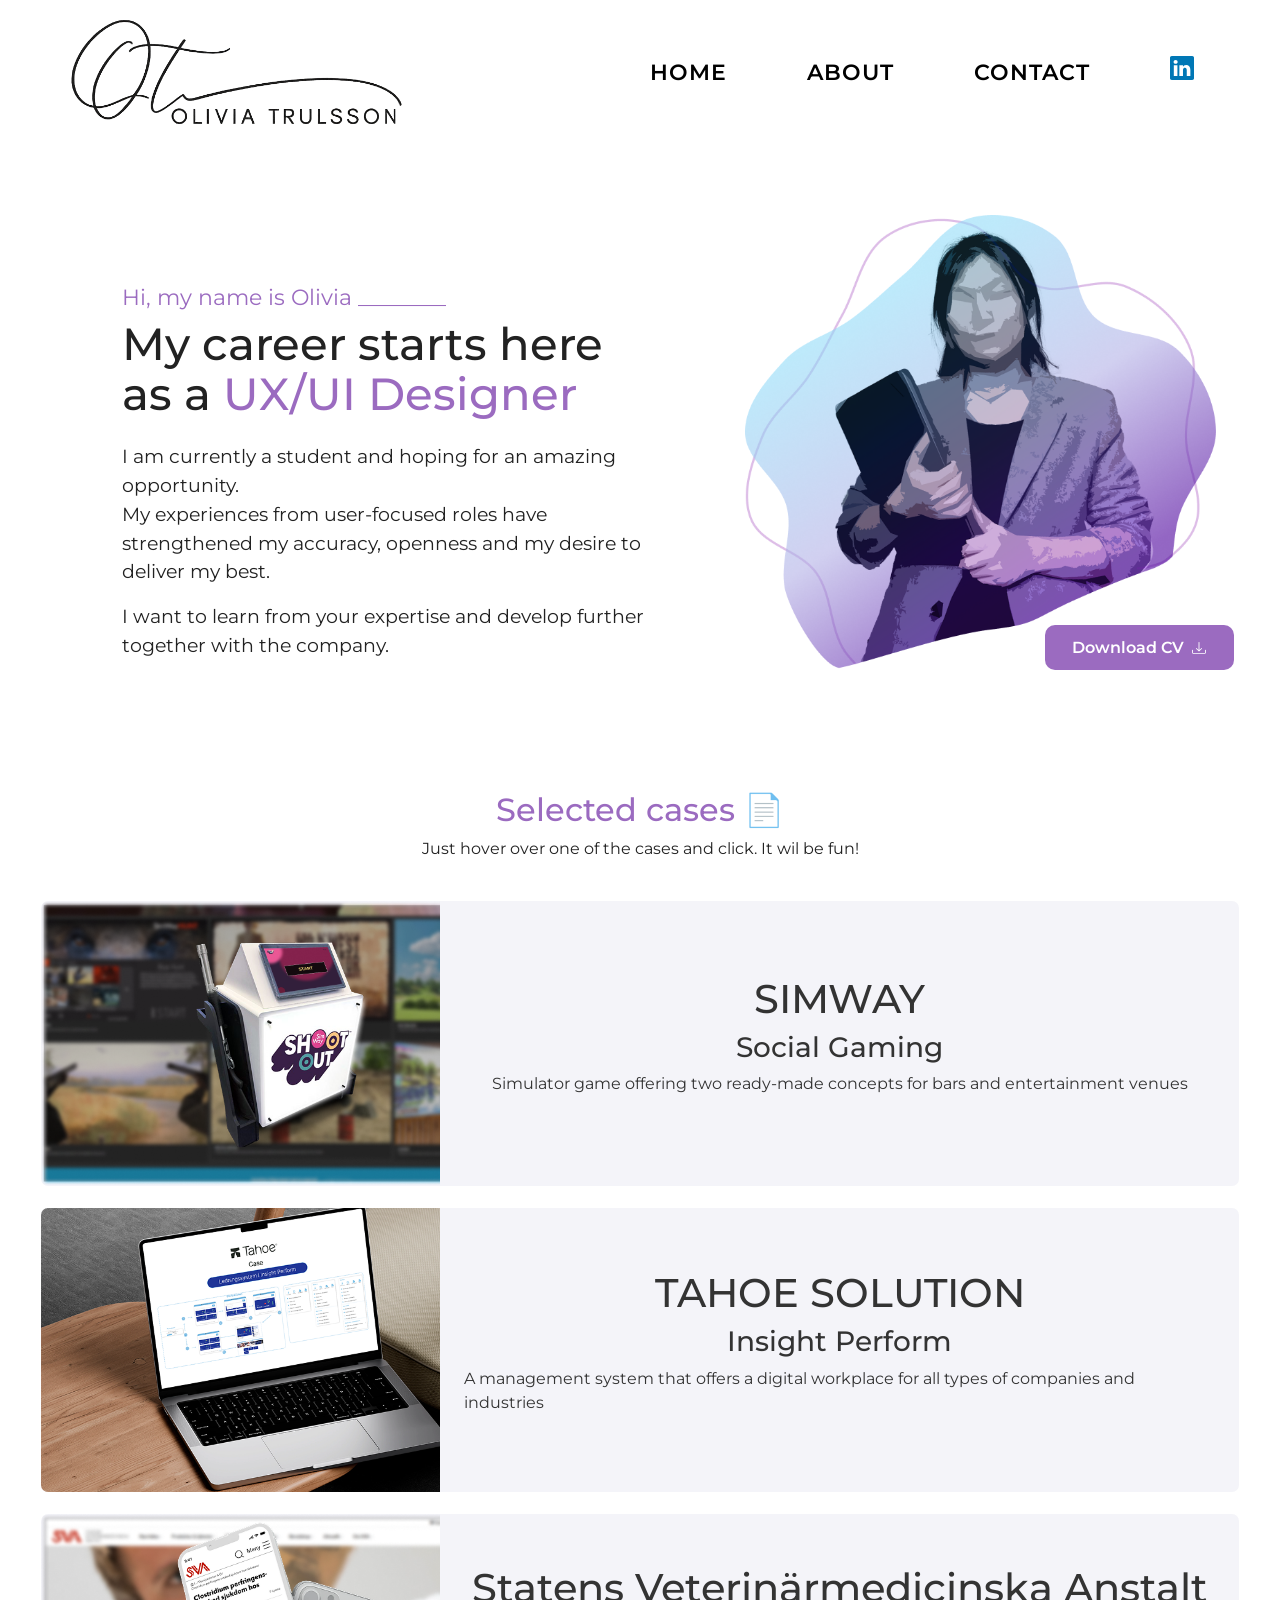
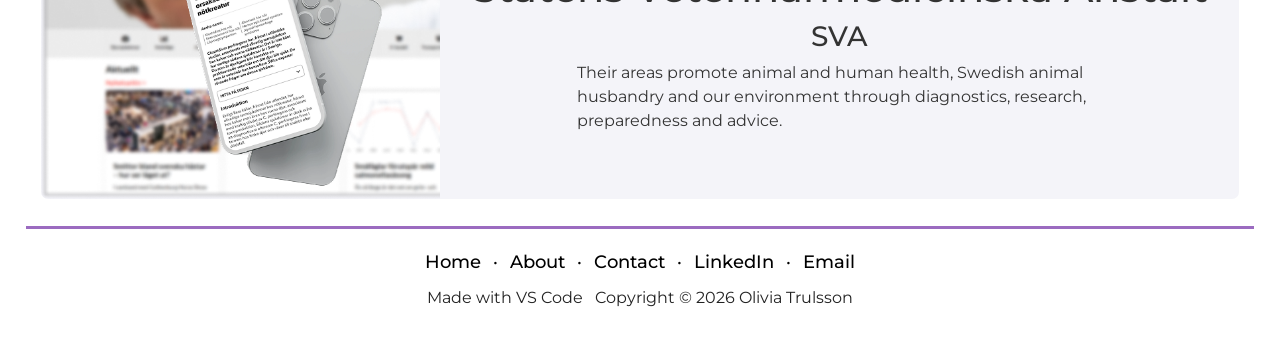
<file: index.html>
<!doctype html>
<html lang="en">
  <head>
    <title>Olivia Trulsson</title>
    <meta charset="UTF-8" />
    <meta name="viewport" content="width=device-width, initial-scale=1.0" />
    <meta name="description" content="Olivia Trulsson's portfolio" />
    <meta
      name="keywords"
      content="portfolio, ux designer, html, css, figma, olivia trulsson"
    />
    <meta name="author" content="Olivia Trulsson and David Nilsson" />
    <link rel="preconnect" href="https://fonts.googleapis.com" />
    <link rel="preconnect" href="https://fonts.gstatic.com" crossorigin />
    <link rel="icon" type="image/png" href="images/sushibit.png" />

    <!-- fonts -->
    <!-- <link
			href="https://fonts.googleapis.com/css2?family=Montserrat:ital,wght@0,100..900;1,100..900&display=swap"
			rel="stylesheet"
		/> -->
    <link
      href="https://fonts.googleapis.com/css2?family=Montserrat:wght@400;500;700&display=swap"
      rel="stylesheet"
    />

    <!-- bootstrap -->
    <link
      rel="stylesheet"
      href="https://maxcdn.bootstrapcdn.com/bootstrap/4.0.0/css/bootstrap.min.css"
      integrity="sha384-Gn5384xqQ1aoWXA+058RXPxPg6fy4IWvTNh0E263XmFcJlSAwiGgFAW/dAiS6JXm"
      crossorigin="anonymous"
    />
    <!-- -- -->
    <link rel="stylesheet" href="style.css" />
    <link rel="stylesheet" href="css/navbar.css" />
    <link rel="stylesheet" href="css/panels.css" />
    <link rel="stylesheet" href="css/topPanel.css" />
    <link rel="stylesheet" href="css/cases.css" />
    <link rel="stylesheet" href="css/footer.css" />
  </head>

  <body>
    <main>
      <section class="panel" id="top">
        <nav class="navbar navbar-expand-lg">
          <!-- Logo (always visible, not part of toggle) -->
          <a class="navbar-brand ml-5" href="#">
            <img
              src="images/name2.png"
              alt="Logo"
              style="height: 120px; width: auto"
            />
          </a>

          <!-- Toggler -->
          <button
            class="navbar-toggler border-0 ml-auto"
            type="button"
            data-toggle="collapse"
            data-target="#navbarSupportedContent"
            aria-controls="navbarSupportedContent"
            aria-expanded="false"
            aria-label="Toggle navigation"
          >
            <span></span>
            <span></span>
            <span></span>
          </button>

          <!-- Collapsible content -->
          <div
            class="collapse navbar-collapse"
            id="navbarSupportedContent"
            style="margin-right: 5%"
          >
            <ul class="navbar-nav ml-auto">
              <li class="nav-item active">
                <a class="nav-link" href="#">
                  Home <span class="sr-only">(current)</span>
                </a>
              </li>
              <li class="nav-item">
                <a class="nav-link" href="about/about.html">About</a>
              </li>
              <li class="nav-item">
                <a class="nav-link" href="contact/contact.html">Contact</a>
              </li>
              <li class="nav-item">
                <a href="https://www.linkedin.com/in/olivia-trulsson-833b951a5/" target="_blank" class="nav-link linkedin-icon">
                  <svg
                    width="20"
                    height="20"
                    fill="currentColor"
                    viewBox="0 0 16 16"
                  >
                    <path
                      d="M0 1.146C0 .513.526 0 1.175 0h13.65C15.474 0 16 .513 16 1.146v13.708c0 .633-.526 1.146-1.175 1.146H1.175C.526 16 0 15.487 0 14.854V1.146zm4.943 12.248V6.169H2.542v7.225h2.401zm-1.2-8.212c.837 0 1.358-.554 1.358-1.248-.015-.709-.52-1.248-1.342-1.248-.822 0-1.359.54-1.359 1.248 0 .694.521 1.248 1.327 1.248h.016zm4.908 8.212V9.359c0-.216.016-.432.08-.586.173-.431.568-.878 1.232-.878.869 0 1.216.662 1.216 1.634v3.865h2.401V9.25c0-2.22-1.184-3.252-2.764-3.252-1.274 0-1.845.7-2.165 1.193v.025h-.016a5.54 5.54 0 0 1 .016-.025V6.169h-2.4c.03.678 0 7.225 0 7.225h2.4z"
                    />
                  </svg>
                </a>
              </li>
            </ul>
          </div>
        </nav>

        <div class="top-content">
          <div class="top-two-boxes">
            <div class="top-left-box">
              <p class="greeting">Hi, my name is Olivia ________</p>
              <h1 id="career-start">
                My career starts here as a <span>UX/UI Designer</span>
              </h1>
              <p class="hero-description">
                I am currently a student and hoping for an amazing
                opportunity.<br />
                My experiences from user-focused roles have strengthened my
                accuracy, openness and my desire to deliver my best.
              </p>
              <p class="hero-description">
                I want to learn from your expertise and develop further together
                with the company.
              </p>
            </div>
            <div class="top-right-box">
              <div class="img-box">
                <img
                  src="images/mainphoto.png"
                  alt="Olivia Portrait"
                  class="hero-portrait"
                />
                <a
                  href="files/OliviaT_CV_ENG.pdf"
                  download="Olivia Trulsson CV"
                  class="btn-cv"
                  style="
                    text-decoration: none;
                    display: inline-flex;
                    align-items: center;
                    gap: 8px;
                  "
                >
                  Download CV
                  <svg width="14" height="14" fill="white" viewBox="0 0 16 16">
                    <path
                      d="M.5 9.9a.5.5 0 0 1 .5.5v2.5a1 1 0 0 0 1 1h12a1 1 0 0 0 1-1v-2.5a.5.5 0 0 1 1 0v2.5a2 2 0 0 1-2 2H2a2 2 0 0 1-2-2v-2.5a.5.5 0 0 1 .5-.5z"
                    />
                    <path
                      d="M7.646 11.854a.5.5 0 0 0 .708 0l3-3a.5.5 0 0 0-.708-.708L8.5 10.293V1.5a.5.5 0 0 0-1 0v8.793L5.354 8.146a.5.5 0 1 0-.708.708l3 3z"
                    />
                  </svg>
                </a>
              </div>
            </div>
          </div>
          <div class="top-bottom-box">
            <div class="top-bottom-box-text">
              <h2>Selected cases 📄</h2>
              <p>Just hover over one of the cases and click. It wil be fun!</p>
            </div>
          </div>
        </div>
      </section>
      <section class="panel" id="cases">
        <div class="cases">
          <article class="case">
            <a href="cases/simway/simway.html">
              <img
                src="cases/images/Project01.png"
                alt="Simway Social Gaming"
              />
              <div class="case-text">
                <h1>SIMWAY</h1>
                <h3>Social Gaming</h3>
                <p>
                  Simulator game offering two ready-made concepts for bars and
                  entertainment venues
                </p>
              </div>
            </a>
          </article>
          <article class="case">
            <a href="cases/tahoe solution/tahoe.html">
              <img src="cases/images/Project2.png" alt="Tahoe Solution" />
              <div class="case-text">
                <h1>TAHOE SOLUTION</h1>
                <h3>Insight Perform</h3>
                <p>
                  A management system that offers a digital workplace for all
                  types of companies and industries
                </p>
              </div>
            </a>
          </article>
          <article class="case">
            <a href="cases/sva/sva.html">
              <img src="cases/images/Project3.png" alt="SVA" />
              <div class="case-text">
                <h1>Statens Veterinärmedicinska Anstalt</h1>
                <h3>SVA</h3>
                <p style="width: 70%">
                  Their areas promote animal and human health, Swedish animal
                  husbandry and our environment through diagnostics, research,
                  preparedness and advice.
                </p>
              </div>
            </a>
          </article>
        </div>
      </section>
    </main>
    <footer>
      <div class="footer-links">
        <a href="index.html">Home</a>
        <a href="about/about.html">About</a>
        <a href="contact/contact.html">Contact</a>
        <a
          href="https://www.linkedin.com/in/olivia-trulsson-833b951a5/"
          target="_blank"
          >LinkedIn</a
        >
        <a href="mailto:oliviatrulsson@gmail.com">Email</a>
      </div>
      <div class="footer-madewith">
        <span>Made with VS Code</span>
        <span>Copyright © 2026 Olivia Trulsson</span>
      </div>
    </footer>

    <!-- bootstrap -->
    <script
      src="https://code.jquery.com/jquery-3.2.1.slim.min.js"
      integrity="sha384-KJ3o2DKtIkvYIK3UENzmM7KCkRr/rE9/Qpg6aAZGJwFDMVNA/GpGFF93hXpG5KkN"
      crossorigin="anonymous"
    ></script>
    <script
      src="https://cdnjs.cloudflare.com/ajax/libs/popper.js/1.12.9/umd/popper.min.js"
      integrity="sha384-ApNbgh9B+Y1QKtv3Rn7W3mgPxhU9K/ScQsAP7hUibX39j7fakFPskvXusvfa0b4Q"
      crossorigin="anonymous"
    ></script>
    <script
      src="https://maxcdn.bootstrapcdn.com/bootstrap/4.0.0/js/bootstrap.min.js"
      integrity="sha384-JZR6Spejh4U02d8jOt6vLEHfe/JQGiRRSQQxSfFWpi1MquVdAyjUar5+76PVCmYl"
      crossorigin="anonymous"
    ></script>
  </body>
</html>
</file>
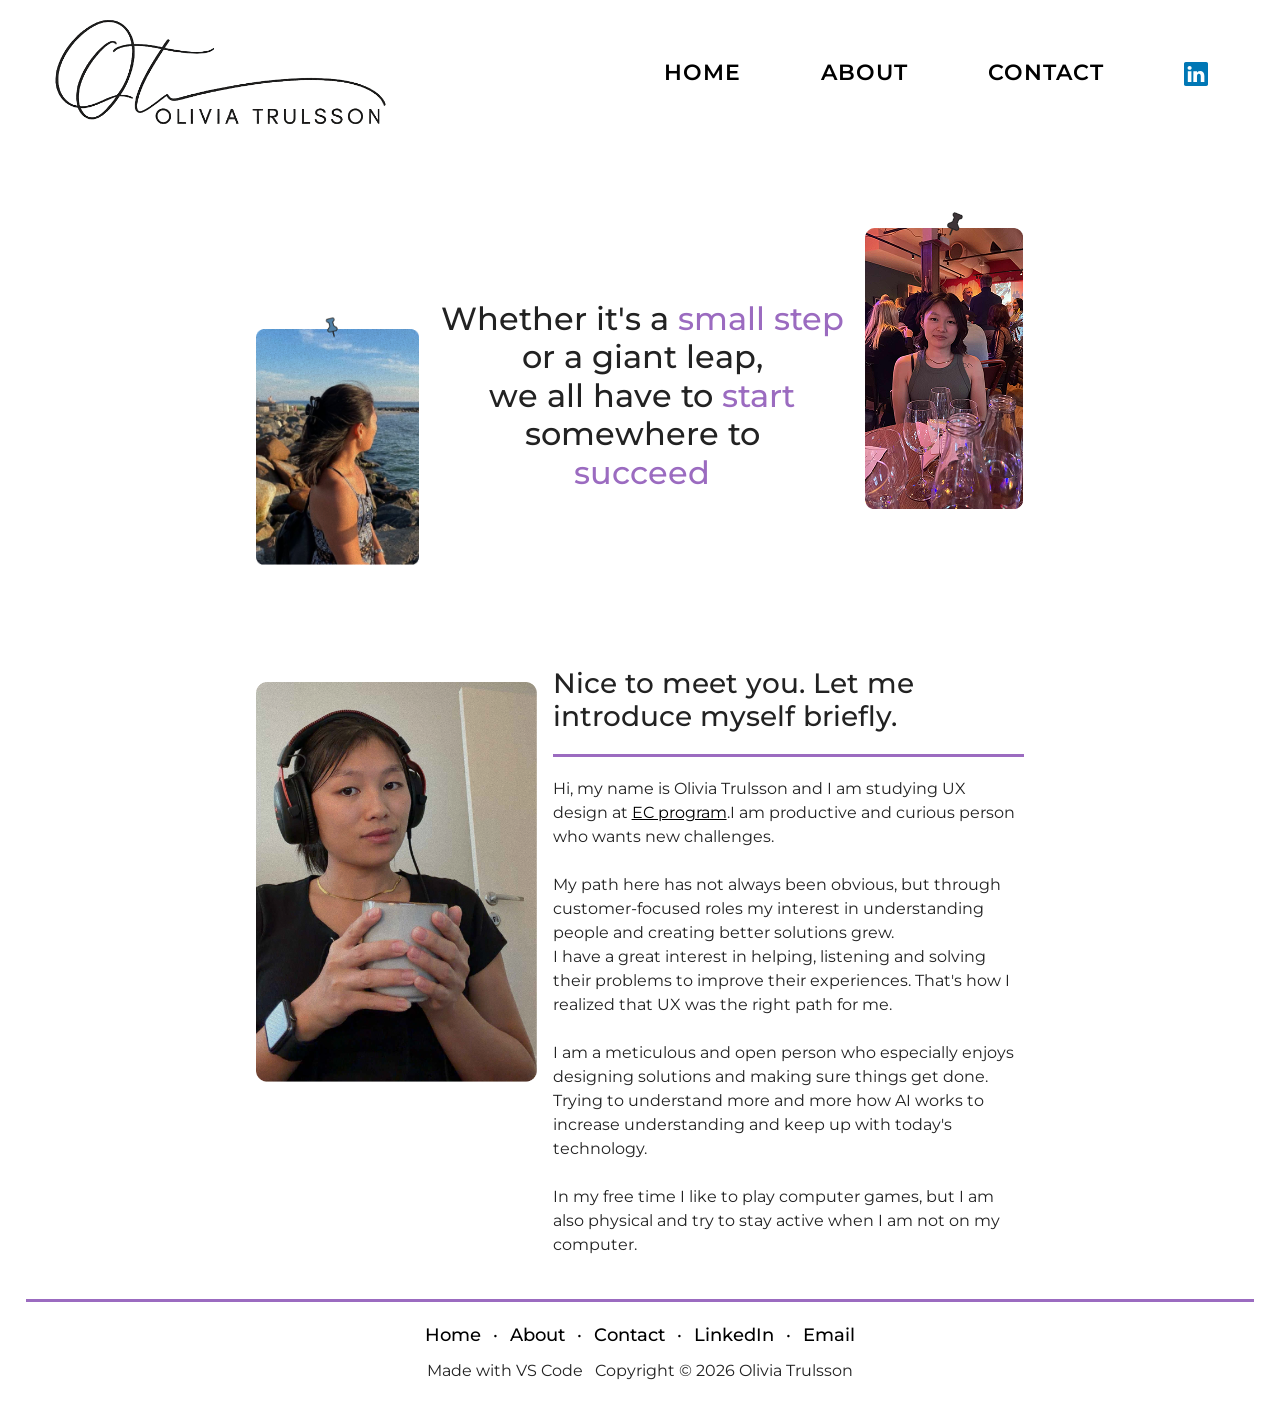
<file: about/about.html>
<!doctype html>
<html lang="en">
  <head>
    <meta charset="UTF-8" />
    <meta name="viewport" content="width=device-width, initial-scale=1.0" />
    <title>About</title>

    <link
      href="https://fonts.googleapis.com/css2?family=Montserrat:wght@400;500;700&display=swap"
      rel="stylesheet"
    />

    <!-- bootstrap -->
    <link
      rel="stylesheet"
      href="https://maxcdn.bootstrapcdn.com/bootstrap/4.0.0/css/bootstrap.min.css"
      integrity="sha384-Gn5384xqQ1aoWXA+058RXPxPg6fy4IWvTNh0E263XmFcJlSAwiGgFAW/dAiS6JXm"
      crossorigin="anonymous"
    />
    <link
      href="https://cdn.jsdelivr.net/npm/bootstrap@5.3.2/dist/css/bootstrap.min.css"
      rel="stylesheet"
    />
    <link
      href="https://cdn.jsdelivr.net/npm/bootstrap-icons@1.11.1/font/bootstrap-icons.css"
      rel="stylesheet"
    />

    <link rel="stylesheet" href="../style.css" />
    <link rel="stylesheet" href="../css/panels.css" />
    <link rel="stylesheet" href="../css/navbar.css" />
    <link rel="stylesheet" href="../css/footer.css" />
    <link rel="stylesheet" href="about.css" />
    <link rel="icon" type="image/png" href="../images/sushibit.png" />
  </head>
  <body>
    <main>
      <section>
        <nav class="navbar navbar-expand-lg">
          <!-- Logo (always visible, not part of toggle) -->
          <a class="navbar-brand ml-5" href="../index.html">
            <img
              src="../images/name2.png"
              alt="Logo"
              style="height: 120px; width: auto"
            />
          </a>

          <!-- Toggler -->
          <button
            class="navbar-toggler border-0 ml-auto"
            type="button"
            data-toggle="collapse"
            data-target="#navbarSupportedContent"
            aria-controls="navbarSupportedContent"
            aria-expanded="false"
            aria-label="Toggle navigation"
          >
            <span></span>
            <span></span>
            <span></span>
          </button>

          <!-- Collapsible content -->
          <div
            class="collapse navbar-collapse"
            id="navbarSupportedContent"
            style="margin-right: 5%"
          >
            <ul class="navbar-nav ml-auto">
              <li class="nav-item active">
                <a class="nav-link" href="../index.html">
                  Home <span class="sr-only">(current)</span>
                </a>
              </li>
              <li class="nav-item">
                <a class="nav-link" href="#">About</a>
              </li>
              <li class="nav-item">
                <a class="nav-link" href="../contact/contact.html">Contact</a>
              </li>
              <li class="nav-item">
                <a
                  href="https://www.linkedin.com/in/olivia-trulsson-833b951a5/"
                  target="_blank"
                  class="nav-link linkedin-icon"
                >
                  <svg
                    width="20"
                    height="20"
                    fill="currentColor"
                    viewBox="0 0 16 16"
                  >
                    <path
                      d="M0 1.146C0 .513.526 0 1.175 0h13.65C15.474 0 16 .513 16 1.146v13.708c0 .633-.526 1.146-1.175 1.146H1.175C.526 16 0 15.487 0 14.854V1.146zm4.943 12.248V6.169H2.542v7.225h2.401zm-1.2-8.212c.837 0 1.358-.554 1.358-1.248-.015-.709-.52-1.248-1.342-1.248-.822 0-1.359.54-1.359 1.248 0 .694.521 1.248 1.327 1.248h.016zm4.908 8.212V9.359c0-.216.016-.432.08-.586.173-.431.568-.878 1.232-.878.869 0 1.216.662 1.216 1.634v3.865h2.401V9.25c0-2.22-1.184-3.252-2.764-3.252-1.274 0-1.845.7-2.165 1.193v.025h-.016a5.54 5.54 0 0 1 .016-.025V6.169h-2.4c.03.678 0 7.225 0 7.225h2.4z"
                    />
                  </svg>
                </a>
              </li>
            </ul>
          </div>
        </nav>
        <div id="about">
          <div id="aboutTop">
            <div id="aboutTopLeft">
              <div class="dummyDiv"></div>
              <div class="imgBox">
                <img src="../images/foto 2.png" alt="photo profile 2" />
              </div>
            </div>
            <div>
              <h2>
                Whether it's a <span>small step</span> or a giant leap,<br />
                we all have to <span>start</span> somewhere to<br />
                <span>succeed</span>
              </h2>
            </div>
            <div id="aboutTopRight">
              <div class="imgBox">
                <img src="../images/foto 1.png" alt="photo profile 1" />
              </div>
              <div class="dummyDiv"></div>
            </div>
          </div>
          <div id="aboutBot">
            <div id="imgBot">
              <img src="../images/photo 3.png" alt="photo profile 3" />
            </div>
            <div>
              <h3>Nice to meet you. Let me introduce myself briefly.</h3>
              <p>
                Hi, my name is Olivia Trulsson and I am studying UX design at
                <a href="https://ecutbildning.se/utbildningar/ux-designer/"
                  >EC program</a
                >.I am productive and curious person who wants new
                challenges.<br /><br />
                My path here has not always been obvious, but through
                customer-focused roles my interest in understanding people and
                creating better solutions grew.<br />I have a great interest in
                helping, listening and solving their problems to improve their
                experiences. That's how I realized that UX was the right path
                for me.<br /><br />
                I am a meticulous and open person who especially enjoys
                designing solutions and making sure things get done. Trying
                to understand more and more how AI works to increase
                understanding and keep up with today's technology. <br />
                <br />
                In my free time I like to play computer games, but I am also
                physical and try to stay active when I am not on my computer.
                <br />
              </p>
            </div>
          </div>
        </div>
      </section>
    </main>
    <footer>
      <div class="footer-links">
        <a href="../index.html">Home</a>
        <a href="about.html">About</a>
        <a href="../contact/contact.html">Contact</a>
        <a
          href="https://www.linkedin.com/in/olivia-trulsson-833b951a5/"
          target="_blank"
          >LinkedIn</a
        >
        <a href="mailto:oliviatrulsson@gmail.com">Email</a>
      </div>
      <div class="footer-madewith">
        <span>Made with VS Code</span>
        <span>Copyright © 2026 Olivia Trulsson</span>
      </div>
    </footer>

    <!-- bootstrap -->
    <script
      src="https://code.jquery.com/jquery-3.2.1.slim.min.js"
      integrity="sha384-KJ3o2DKtIkvYIK3UENzmM7KCkRr/rE9/Qpg6aAZGJwFDMVNA/GpGFF93hXpG5KkN"
      crossorigin="anonymous"
    ></script>
    <script
      src="https://cdnjs.cloudflare.com/ajax/libs/popper.js/1.12.9/umd/popper.min.js"
      integrity="sha384-ApNbgh9B+Y1QKtv3Rn7W3mgPxhU9K/ScQsAP7hUibX39j7fakFPskvXusvfa0b4Q"
      crossorigin="anonymous"
    ></script>
    <script
      src="https://maxcdn.bootstrapcdn.com/bootstrap/4.0.0/js/bootstrap.min.js"
      integrity="sha384-JZR6Spejh4U02d8jOt6vLEHfe/JQGiRRSQQxSfFWpi1MquVdAyjUar5+76PVCmYl"
      crossorigin="anonymous"
    ></script>
  </body>
</html>
</file>
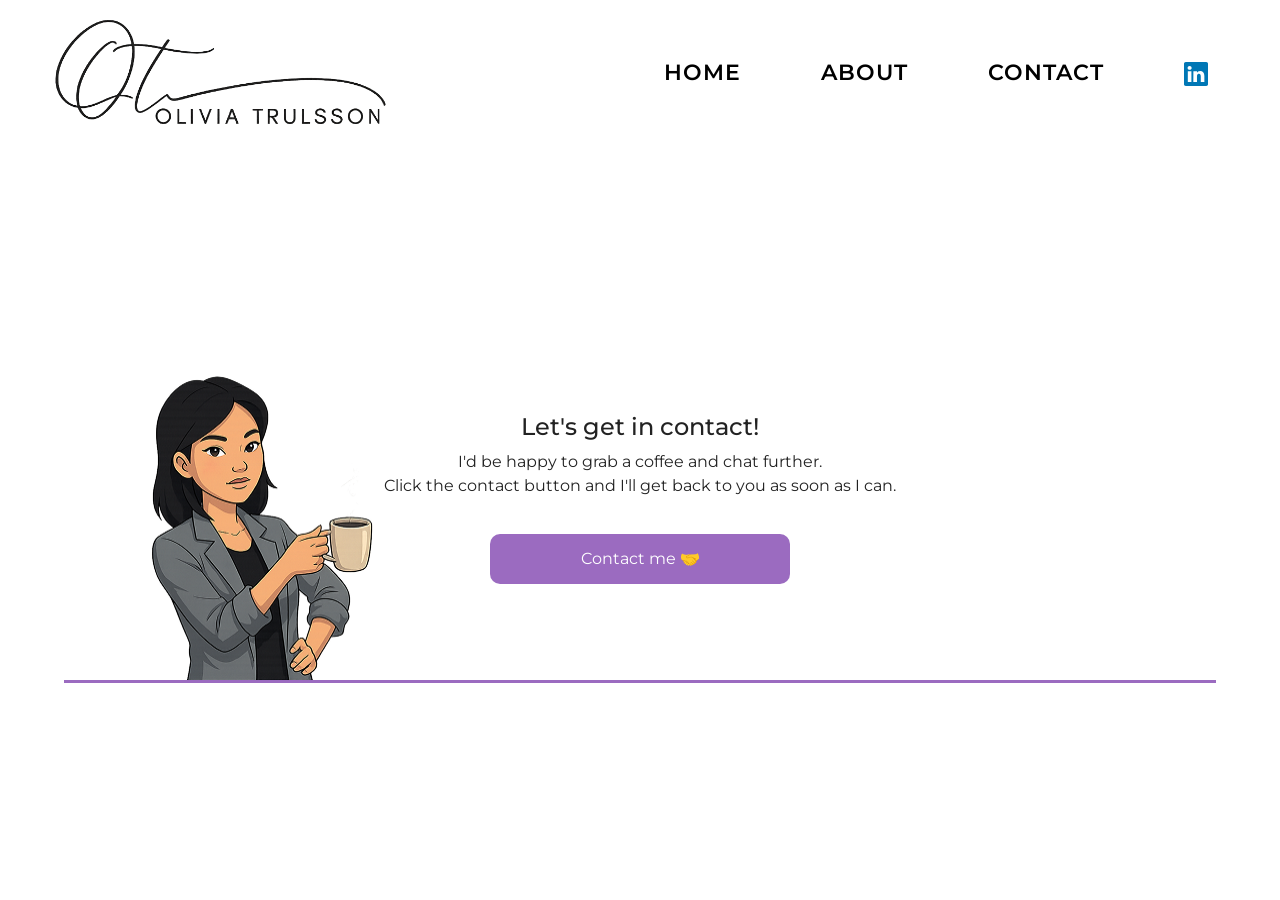
<file: contact/contact.html>
<!doctype html>
<html lang="en">
  <head>
    <meta charset="UTF-8" />
    <meta name="viewport" content="width=device-width, initial-scale=1.0" />
    <meta name="description" content="Olivia Trulsson's portfolio" />
    <meta
      name="keywords"
      content="portfolio, ux designer, html, css, figma, olivia trulsson"
    />
    <meta name="author" content="Olivia Trulsson and David Nilsson" />
    <link rel="preconnect" href="https://fonts.googleapis.com" />
    <link rel="preconnect" href="https://fonts.gstatic.com" crossorigin />
    <link rel="icon" type="image/png" href="../images/sushibit.png" />
    <title>Contact</title>

    <link
      href="https://fonts.googleapis.com/css2?family=Montserrat:wght@400;500;700&display=swap"
      rel="stylesheet"
    />

    <!-- bootstrap -->
    <link
      rel="stylesheet"
      href="https://maxcdn.bootstrapcdn.com/bootstrap/4.0.0/css/bootstrap.min.css"
      integrity="sha384-Gn5384xqQ1aoWXA+058RXPxPg6fy4IWvTNh0E263XmFcJlSAwiGgFAW/dAiS6JXm"
      crossorigin="anonymous"
    />
    <link
      href="https://cdn.jsdelivr.net/npm/bootstrap@5.3.2/dist/css/bootstrap.min.css"
      rel="stylesheet"
    />
    <link
      href="https://cdn.jsdelivr.net/npm/bootstrap-icons@1.11.1/font/bootstrap-icons.css"
      rel="stylesheet"
    />

    <link rel="stylesheet" href="../style.css" />
    <link rel="stylesheet" href="../css/panels.css" />
    <link rel="stylesheet" href="../css/navbar.css" />
    <link rel="stylesheet" href="contact.css" />
    <link rel="stylesheet" href="../css/footer.css" />
  </head>

  <body>
    <main>
      <section class="panel">
        <nav class="navbar navbar-expand-lg">
          <!-- Logo (always visible, not part of toggle) -->
          <a class="navbar-brand ml-5" href="../index.html">
            <img
              src="../images/name2.png"
              alt="Logo"
              style="height: 120px; width: auto"
            />
          </a>

          <!-- Toggler -->
          <button
            class="navbar-toggler border-0 ml-auto"
            type="button"
            data-toggle="collapse"
            data-target="#navbarSupportedContent"
            aria-controls="navbarSupportedContent"
            aria-expanded="false"
            aria-label="Toggle navigation"
          >
            <span></span>
            <span></span>
            <span></span>
          </button>

          <!-- Collapsible content -->
          <div
            class="collapse navbar-collapse"
            id="navbarSupportedContent"
            style="margin-right: 5%"
          >
            <ul class="navbar-nav ml-auto">
              <li class="nav-item active">
                <a class="nav-link" href="../index.html">
                  Home <span class="sr-only">(current)</span>
                </a>
              </li>
              <li class="nav-item">
                <a class="nav-link" href="../about/about.html">About</a>
              </li>
              <li class="nav-item">
                <a class="nav-link" href="#">Contact</a>
              </li>
              <li class="nav-item">
                <a href="https://www.linkedin.com/in/olivia-trulsson-833b951a5/" target="_blank" class="nav-link linkedin-icon">
                  <svg
                    width="20"
                    height="20"
                    fill="currentColor"
                    viewBox="0 0 16 16"
                  >
                    <path
                      d="M0 1.146C0 .513.526 0 1.175 0h13.65C15.474 0 16 .513 16 1.146v13.708c0 .633-.526 1.146-1.175 1.146H1.175C.526 16 0 15.487 0 14.854V1.146zm4.943 12.248V6.169H2.542v7.225h2.401zm-1.2-8.212c.837 0 1.358-.554 1.358-1.248-.015-.709-.52-1.248-1.342-1.248-.822 0-1.359.54-1.359 1.248 0 .694.521 1.248 1.327 1.248h.016zm4.908 8.212V9.359c0-.216.016-.432.08-.586.173-.431.568-.878 1.232-.878.869 0 1.216.662 1.216 1.634v3.865h2.401V9.25c0-2.22-1.184-3.252-2.764-3.252-1.274 0-1.845.7-2.165 1.193v.025h-.016a5.54 5.54 0 0 1 .016-.025V6.169h-2.4c.03.678 0 7.225 0 7.225h2.4z"
                    />
                  </svg>
                </a>
              </li>
            </ul>
          </div>
        </nav>

        <div id="contact-container">
          <div class="footer-container">
            <div class="footer-left">
              <div></div>
              <img
                src="../images/chatgptpicture.png"
                alt="AI avatar"
                class="footer-avatar"
              />
            </div>
            <div class="footer-right-box">
              <div class="footer-text">
                <h4>Let's get in contact!</h4>
                <p>
                  I'd be happy to grab a coffee and chat further.<br />
                  Click the contact button and I'll get back to you as soon as I
                  can.
                </p>
              </div>
              <a href="mailto:oliviatrulsson@gmail.com">
                <button type="button" class="btn contact-button">
                  Contact me 🤝
                </button>
              </a>
            </div>
            <div class="footer-dummy-right"></div>
          </div>
        </div>
      </section>
    </main>
  </body>
</html>
</file>
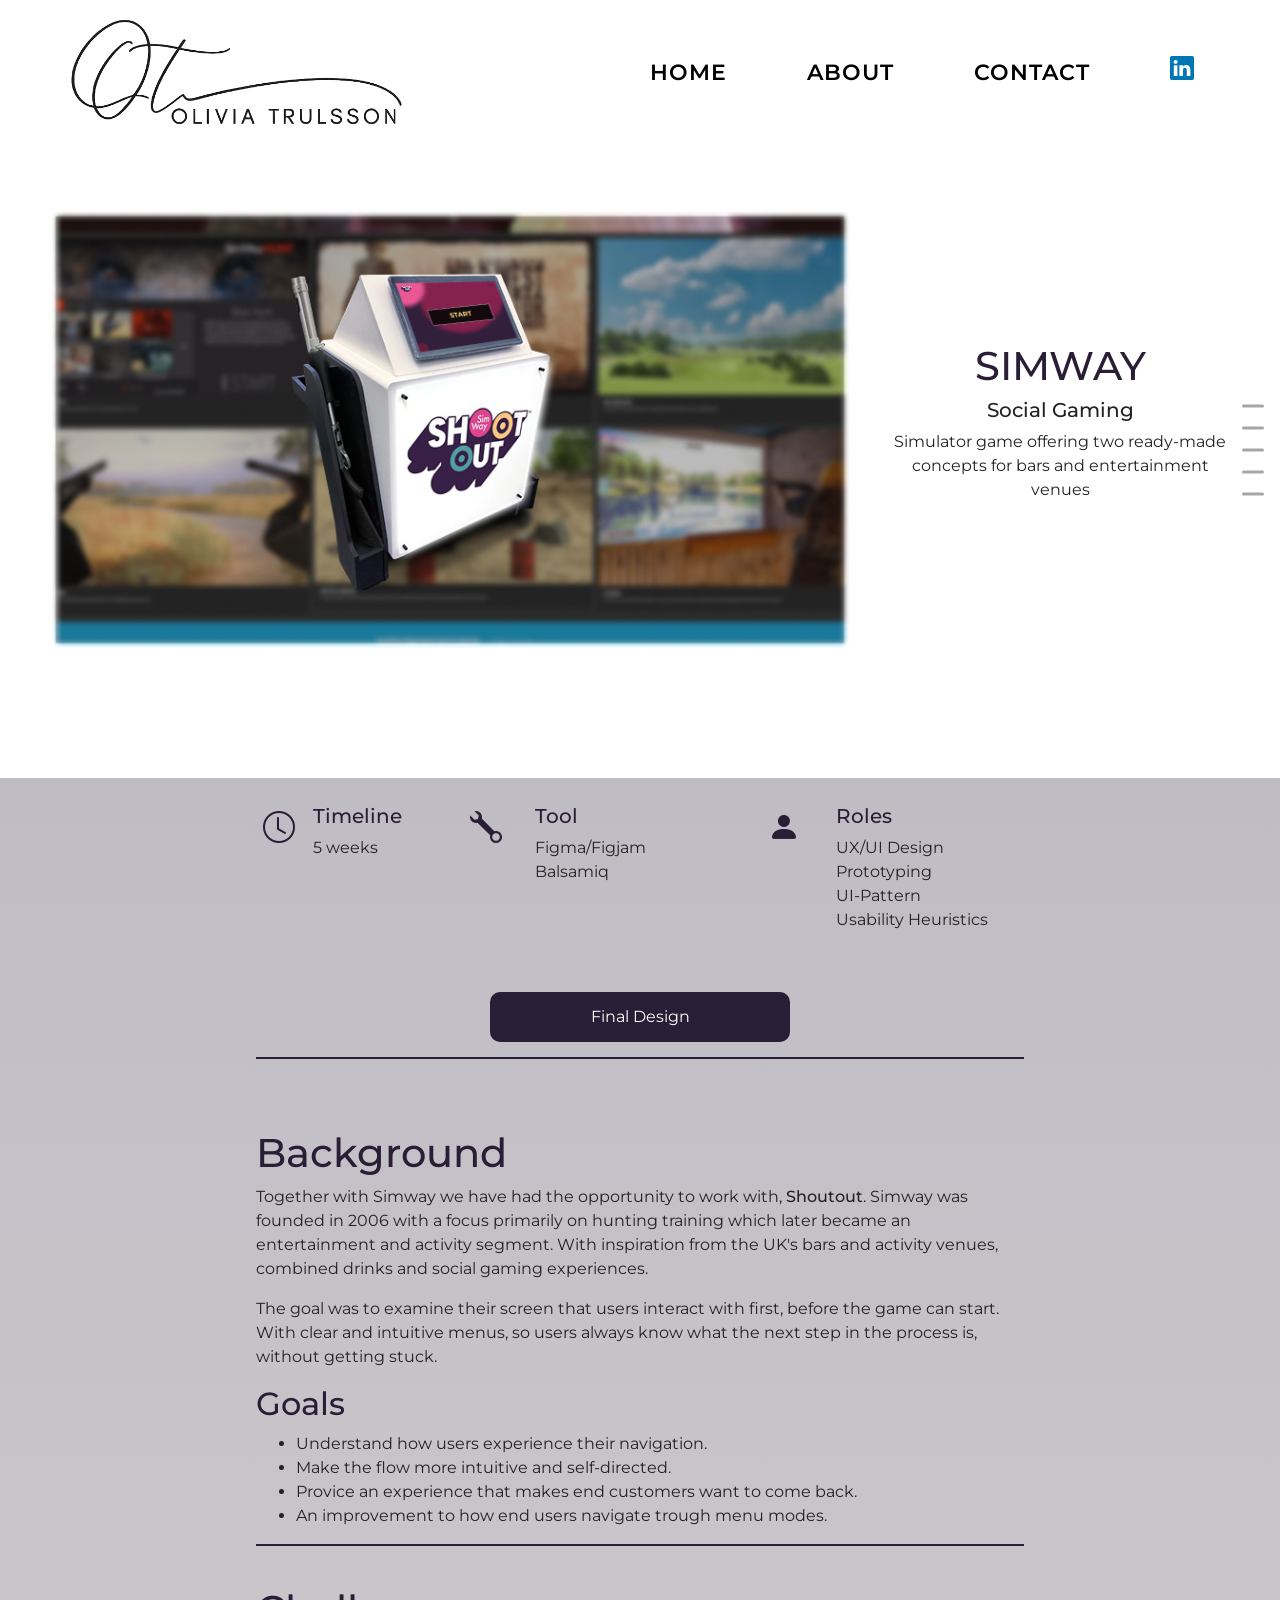
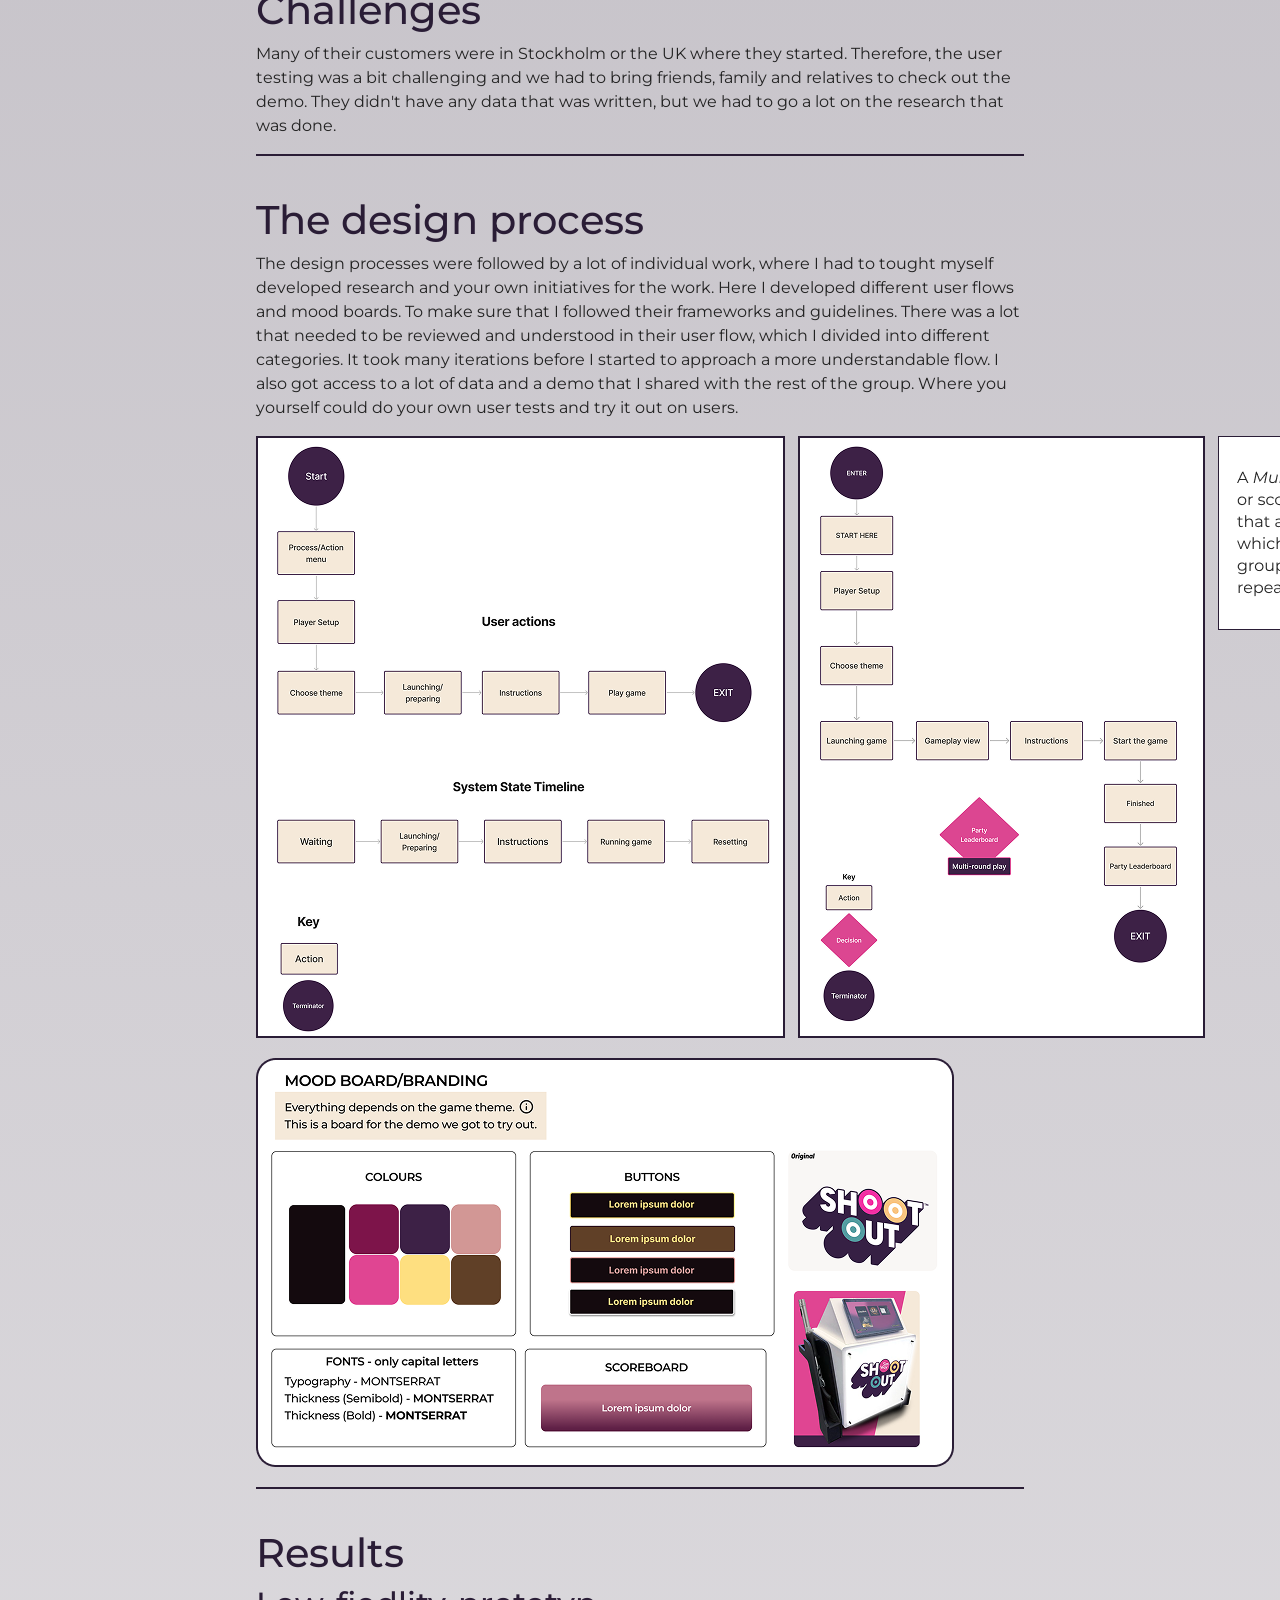
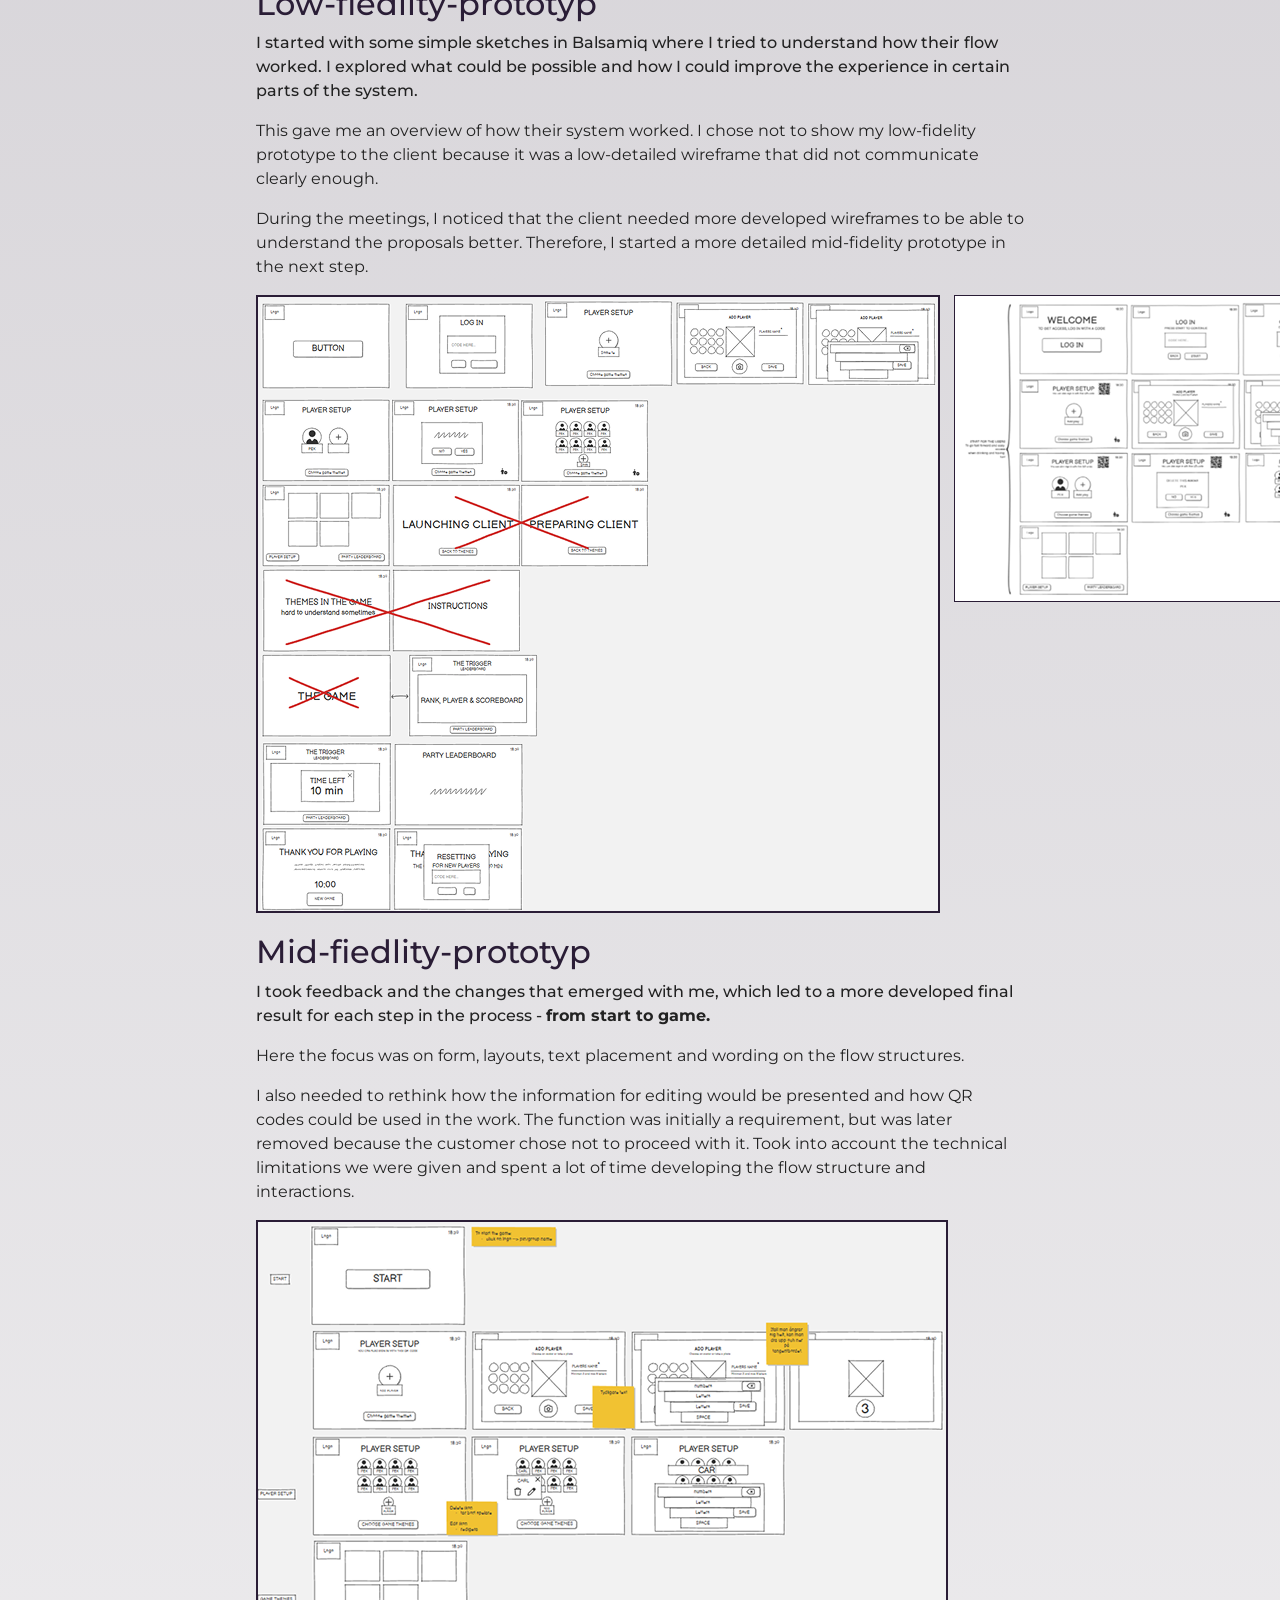
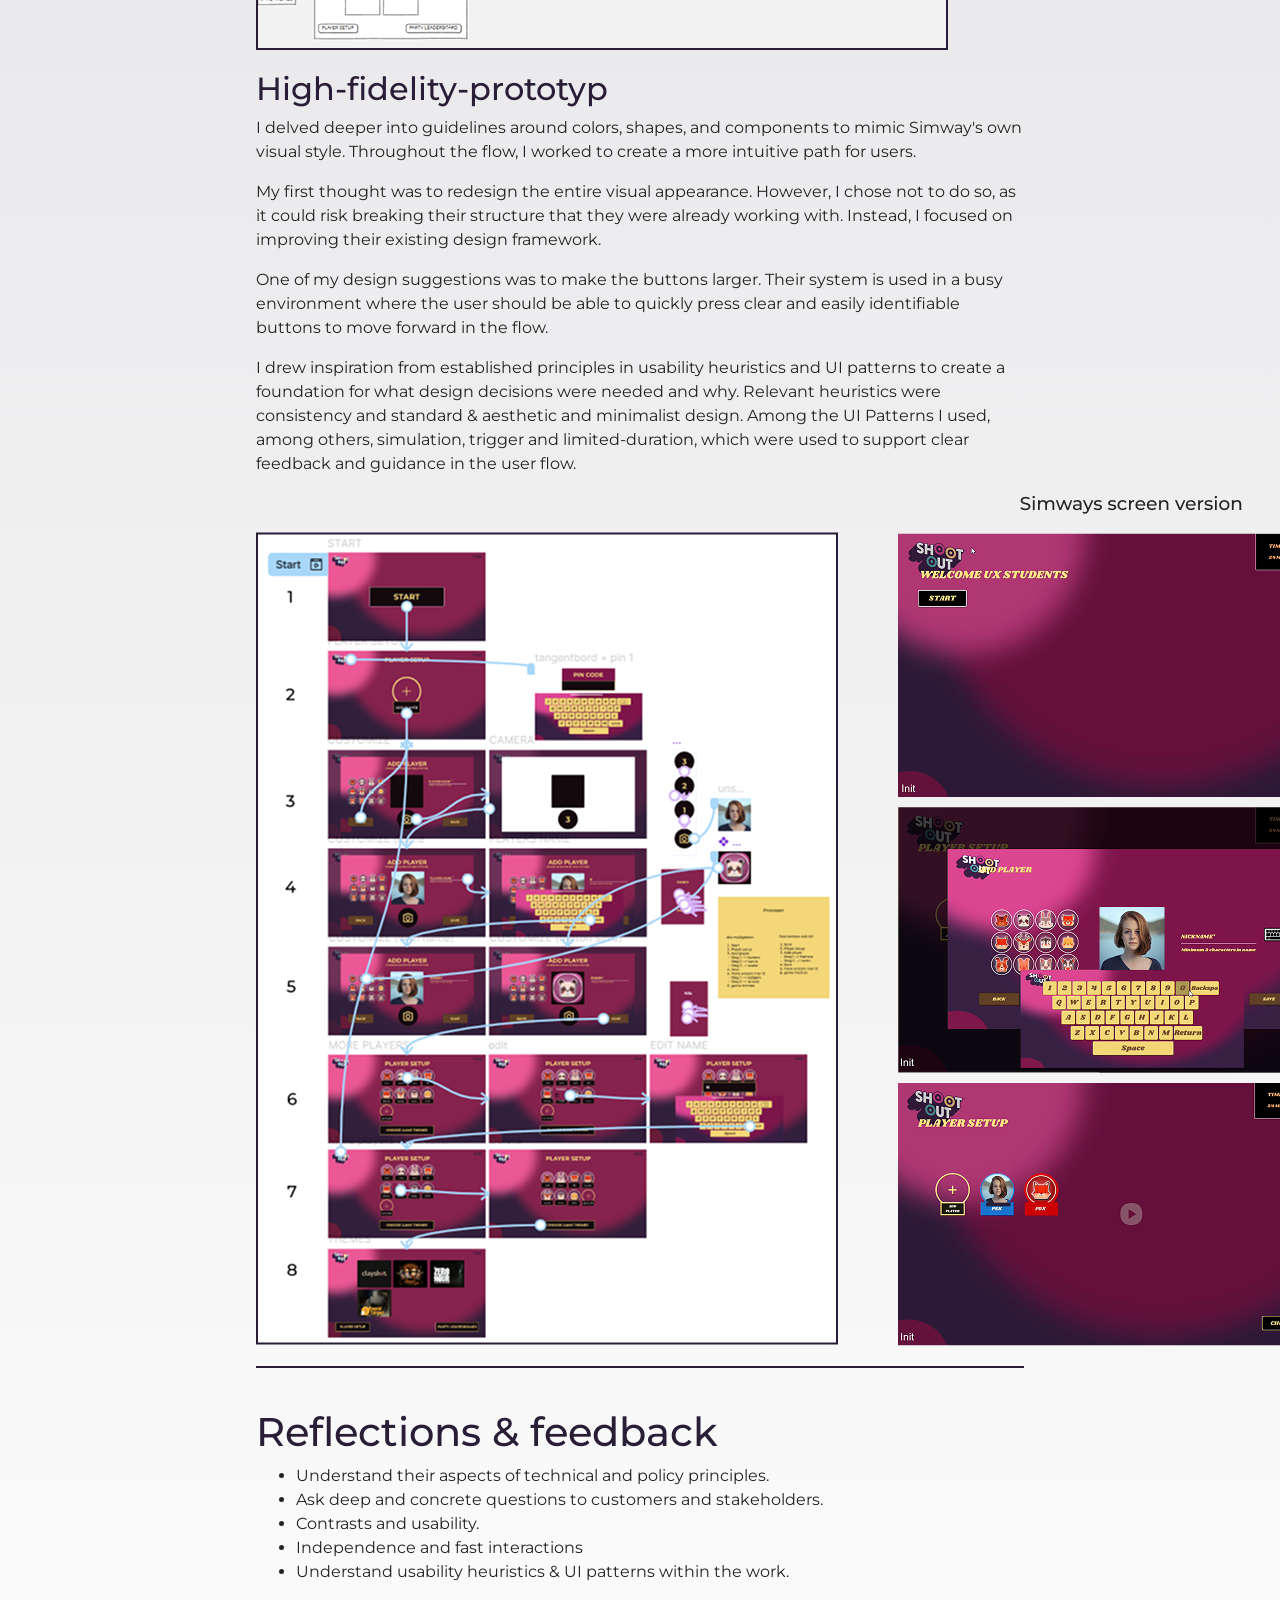
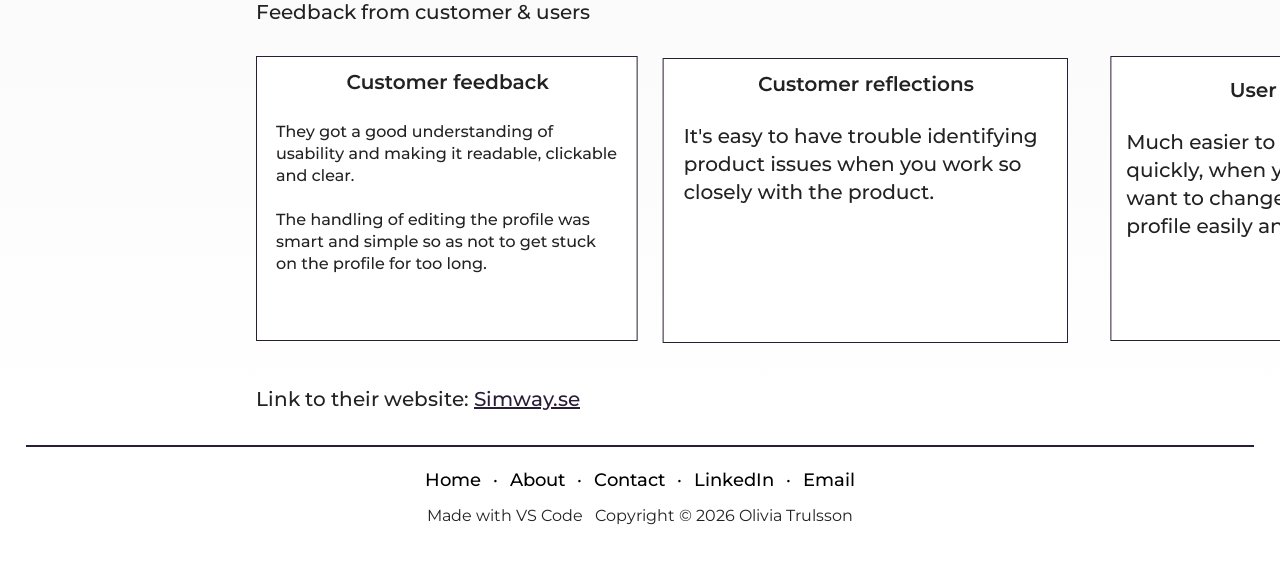
<file: cases/simway/simway.html>
<!doctype html>
<html lang="en">
	<head>
		<meta charset="UTF-8" />
		<meta name="viewport" content="width=device-width, initial-scale=1.0" />
		<meta name="description" content="Olivia Trulsson's portfolio" />
		<meta
			name="keywords"
			content="portfolio, ux designer, html, css, figma, olivia trulsson"
		/>
		<meta name="author" content="Olivia Trulsson and David Nilsson" />
		<link rel="preconnect" href="https://fonts.googleapis.com" />
		<link rel="preconnect" href="https://fonts.gstatic.com" crossorigin />
		<link rel="icon" type="image/png" href="../../images/sushibit.png" />
		<title>Case simway</title>

		<link
			href="https://fonts.googleapis.com/css2?family=Montserrat:wght@400;500;700&display=swap"
			rel="stylesheet"
		/>

		<!-- bootstrap -->
		<link
			rel="stylesheet"
			href="https://maxcdn.bootstrapcdn.com/bootstrap/4.0.0/css/bootstrap.min.css"
			integrity="sha384-Gn5384xqQ1aoWXA+058RXPxPg6fy4IWvTNh0E263XmFcJlSAwiGgFAW/dAiS6JXm"
			crossorigin="anonymous"
		/>
		<link
			href="https://cdn.jsdelivr.net/npm/bootstrap-icons@1.11.1/font/bootstrap-icons.css"
			rel="stylesheet"
		/>
		<!-- -- -->
		<link rel="stylesheet" href="../../style.css" />
		<link rel="stylesheet" href="../../css/navbar.css" />
		<link rel="stylesheet" href="../../css/footer.css" />
		<link rel="stylesheet" href="simway.css" />
		<link rel="stylesheet" href="../casesBase.css" />
		<link rel="stylesheet" href="../../css/toc.css" />
	</head>
	<body>
		<div class="toc">
			<a href="#background" class="toc-item" data-label="Background"></a>
			<a href="#challenges" class="toc-item" data-label="Challenges"></a>
			<a href="#designprocess" class="toc-item" data-label="Design Process"></a>
			<a href="#results" class="toc-item" data-label="Results"></a>
			<a
				href="#reflections"
				class="toc-item"
				data-label="Reflections & feedback"
			></a>
		</div>
		<nav class="navbar navbar-expand-lg">
			<!-- Logo (always visible, not part of toggle) -->
			<a class="navbar-brand ml-5" href="../../index.html">
				<img
					src="../../images/name2.png"
					alt="Logo"
					style="height: 120px; width: auto"
				/>
			</a>

			<!-- Toggler -->
			<button
				class="navbar-toggler border-0 ml-auto"
				type="button"
				data-toggle="collapse"
				data-target="#navbarSupportedContent"
				aria-controls="navbarSupportedContent"
				aria-expanded="false"
				aria-label="Toggle navigation"
			>
				<span></span>
				<span></span>
				<span></span>
			</button>

			<!-- Collapsible content -->
			<div
				class="collapse navbar-collapse"
				id="navbarSupportedContent"
				style="margin-right: 5%"
			>
				<ul class="navbar-nav ml-auto">
					<li class="nav-item active">
						<a class="nav-link" href="../../index.html">
							Home <span class="sr-only">(current)</span>
						</a>
					</li>
					<li class="nav-item">
						<a class="nav-link" href="../../about/about.html">About</a>
					</li>
					<li class="nav-item">
						<a class="nav-link" href="../../contact/contact.html">Contact</a>
					</li>
					<li class="nav-item">
						<a
							href="https://www.linkedin.com/in/olivia-trulsson-833b951a5/"
							target="_blank"
							class="nav-link linkedin-icon"
						>
							<svg
								width="20"
								height="20"
								fill="currentColor"
								viewBox="0 0 16 16"
							>
								<path
									d="M0 1.146C0 .513.526 0 1.175 0h13.65C15.474 0 16 .513 16 1.146v13.708c0 .633-.526 1.146-1.175 1.146H1.175C.526 16 0 15.487 0 14.854V1.146zm4.943 12.248V6.169H2.542v7.225h2.401zm-1.2-8.212c.837 0 1.358-.554 1.358-1.248-.015-.709-.52-1.248-1.342-1.248-.822 0-1.359.54-1.359 1.248 0 .694.521 1.248 1.327 1.248h.016zm4.908 8.212V9.359c0-.216.016-.432.08-.586.173-.431.568-.878 1.232-.878.869 0 1.216.662 1.216 1.634v3.865h2.401V9.25c0-2.22-1.184-3.252-2.764-3.252-1.274 0-1.845.7-2.165 1.193v.025h-.016a5.54 5.54 0 0 1 .016-.025V6.169h-2.4c.03.678 0 7.225 0 7.225h2.4z"
								/>
							</svg>
						</a>
					</li>
				</ul>
			</div>
		</nav>
		<main>
			<div class="case-top">
				<div class="topContainer">
					<img src="../images/Project01.png" alt="Simway Social Gaming" />
					<div class="topRightText">
						<h1>SIMWAY</h1>
						<h5>Social Gaming</h5>
						<p>
							Simulator game offering two ready-made concepts for bars and
							entertainment venues
						</p>
					</div>
				</div>
			</div>
			<div class="case-bottom simway">
				<div class="case-info">
					<div class="case-info-icons">
						<div class="case-info-box">
							<i class="bi bi-clock fs-4"></i>
							<div>
								<h5 class="case-info-box-header">Timeline</h5>
								<span>5 weeks</span>
							</div>
						</div>
						<div class="case-info-box">
							<i class="bi bi-wrench"></i>
							<div>
								<h5 class="case-info-box-header">Tool</h5>
								<span>Figma/Figjam</span>
								Balsamiq <br />
							</div>
						</div>
						<div class="case-info-box">
							<i class="bi bi-person-fill"></i>
							<div>
								<h5 class="case-info-box-header">Roles</h5>
								<span>UX/UI Design</span>
								Prototyping <br />
								UI-Pattern <br />
								Usability Heuristics <br />
							</div>
						</div>
					</div>
					<button type="button" class="btn case-button">
						<a
							style="text-decoration: none; color: inherit"
							href="https://www.figma.com/proto/cTmEKmK59eRbCYZGNyBs59/Prototyping---Simway?page-id=149%3A698&team_id=911326094797954020&node-id=168-724&starting-point-node-id=168%3A724&t=oMTeTLZfACoTjuts-1"
							target="_blank"
							rel="noopener noreferrer"
						>
							Final Design
						</a>
					</button>
				</div>
				<section class="case-text-section" id="background">
					<h1>Background</h1>
					<p>
						Together with Simway we have had the opportunity to work with,
						<span class="case-mediumweight">Shoutout</span>. Simway was founded
						in 2006 with a focus primarily on hunting training which later
						became an entertainment and activity segment. With inspiration from
						the UK's bars and activity venues, combined drinks and social gaming
						experiences.
					</p>
					<p>
						The goal was to examine their screen that users interact with first,
						before the game can start. With clear and intuitive menus, so users
						always know what the next step in the process is, without getting
						stuck.
					</p>
					<h2>Goals</h2>
					<ul>
						<li>Understand how users experience their navigation.</li>
						<li>Make the flow more intuitive and self-directed.</li>
						<li>
							Provice an experience that makes end customers want to come back.
						</li>
						<li>An improvement to how end users navigate trough menu modes.</li>
					</ul>
				</section>
				<section class="case-text-section" id="challenges">
					<h1>Challenges</h1>
					<p>
						Many of their customers were in Stockholm or the UK where they
						started. Therefore, the user testing was a bit challenging and we
						had to bring friends, family and relatives to check out the demo.
						They didn't have any data that was written, but we had to go a lot
						on the research that was done.
					</p>
				</section>
				<section class="case-text-section" id="designprocess">
					<h1>The design process</h1>
					<p>
						The design processes were followed by a lot of individual work,
						where I had to tought myself developed research and your own
						initiatives for the work. Here I developed different user flows and
						mood boards. To make sure that I followed their frameworks and
						guidelines. There was a lot that needed to be reviewed and
						understood in their user flow, which I divided into different
						categories. It took many iterations before I started to approach a
						more understandable flow. I also got access to a lot of data and a
						demo that I shared with the rest of the group. Where you yourself
						could do your own user tests and try it out on users.
					</p>
					<div class="bottm-case-images"></div>
					<img
						src="../images/SIMWAY.designpro1.png"
						style="margin-bottom: 20px"
						alt="Simway design process"
					/>

					<img
						src="../images/SIMWAY.designpro2.png"
						style="margin-bottom: 20px"
						alt="Simway design process - mood board"
					/>
				</section>
				<section class="case-text-section" id="results">
					<h1>Results</h1>
					<h2>Low-fiedlity-prototyp</h2>
					<p class="case-mediumweight">
						I started with some simple sketches in Balsamiq where I tried to
						understand how their flow worked. I explored what could be possible
						and how I could improve the experience in certain parts of the
						system.
					</p>

					<p>
						This gave me an overview of how their system worked. I chose not to
						show my low-fidelity prototype to the client because it was a
						low-detailed wireframe that did not communicate clearly enough.
					</p>

					<p>
						During the meetings, I noticed that the client needed more developed
						wireframes to be able to understand the proposals better. Therefore,
						I started a more detailed mid-fidelity prototype in the next step.
					</p>
					<img
						src="../images/SIMWAY.low-fi.png"
						style="margin-bottom: 20px"
						alt="Simway low-fidelity prototype"
					/>
					<h2>Mid-fiedlity-prototyp</h2>
					<p class="case-mediumweight">
						I took feedback and the changes that emerged with me, which led to a
						more developed final result for each step in the process -
						<b>from start to game.</b>
					</p>
					<p>
						Here the focus was on form, layouts, text placement and wording on
						the flow structures.
					</p>
					<p>
						I also needed to rethink how the information for editing would be
						presented and how QR codes could be used in the work. The function
						was initially a requirement, but was later removed because the
						customer chose not to proceed with it. Took into account the
						technical limitations we were given and spent a lot of time
						developing the flow structure and interactions.
					</p>
					<img
						src="../images/SIMWAY.mid-fi.png"
						style="margin-bottom: 20px"
						alt="Simway mid-fidelity prototype"
					/>
					<h2>High-fidelity-prototyp</h2>
					<p>
						I delved deeper into guidelines around colors, shapes, and
						components to mimic Simway's own visual style. Throughout the flow,
						I worked to create a more intuitive path for users.
					</p>
					<p>
						My first thought was to redesign the entire visual appearance.
						However, I chose not to do so, as it could risk breaking their
						structure that they were already working with. Instead, I focused on
						improving their existing design framework.
					</p>
					<p>
						One of my design suggestions was to make the buttons larger. Their
						system is used in a busy environment where the user should be able
						to quickly press clear and easily identifiable buttons to move
						forward in the flow.
					</p>
					<p>
						I drew inspiration from established principles in usability
						heuristics and UI patterns to create a foundation for what design
						decisions were needed and why. Relevant heuristics were consistency
						and standard & aesthetic and minimalist design. Among the UI
						Patterns I used, among others, simulation, trigger and
						limited-duration, which were used to support clear feedback and
						guidance in the user flow.
					</p>
					<img
						src="../images/SIMWAY.high-fi.png"
						style="margin-bottom: 20px"
						alt="Simway high-fidelity prototype"
					/>
				</section>
				<h1 id="reflections">Reflections & feedback</h1>
				<ul>
					<li>Understand their aspects of technical and policy principles.</li>
					<li>
						Ask deep and concrete questions to customers and stakeholders.
					</li>
					<li>Contrasts and usability.</li>
					<li>Independence and fast interactions</li>
					<li>
						Understand usability heuristics & UI patterns within the work.
					</li>
				</ul>
				<h5>Feedback from customer & users</h5>
				<br />
				<img
					src="../images/SIMWAY.feedback.png"
					style="margin-bottom: 20px"
					alt="Simway feedback"
				/>
				<br />
				<br />
				<h5>
					Link to their website:
					<a
						style="color: var(--case-color); text-decoration: underline"
						href="https://simway.se/"
						target="_blank"
						>Simway.se</a
					>
				</h5>
			</div>
		</main>
		<footer>
			<div class="footer-links">
				<a href="../../index.html">Home</a>
				<a href="../../about/about.html">About</a>
        <a href="../../contact/contact.html">Contact</a>
				<a
					href="https://www.linkedin.com/in/olivia-trulsson-833b951a5/"
					target="_blank"
					>LinkedIn</a
				>
				<a href="mailto:oliviatrulsson@gmail.com">Email</a>
			</div>
			<div class="footer-madewith">
				<span>Made with VS Code </span>
				<span>Copyright © 2026 Olivia Trulsson</span>
			</div>
		</footer>
	</body>
</html>
</file>
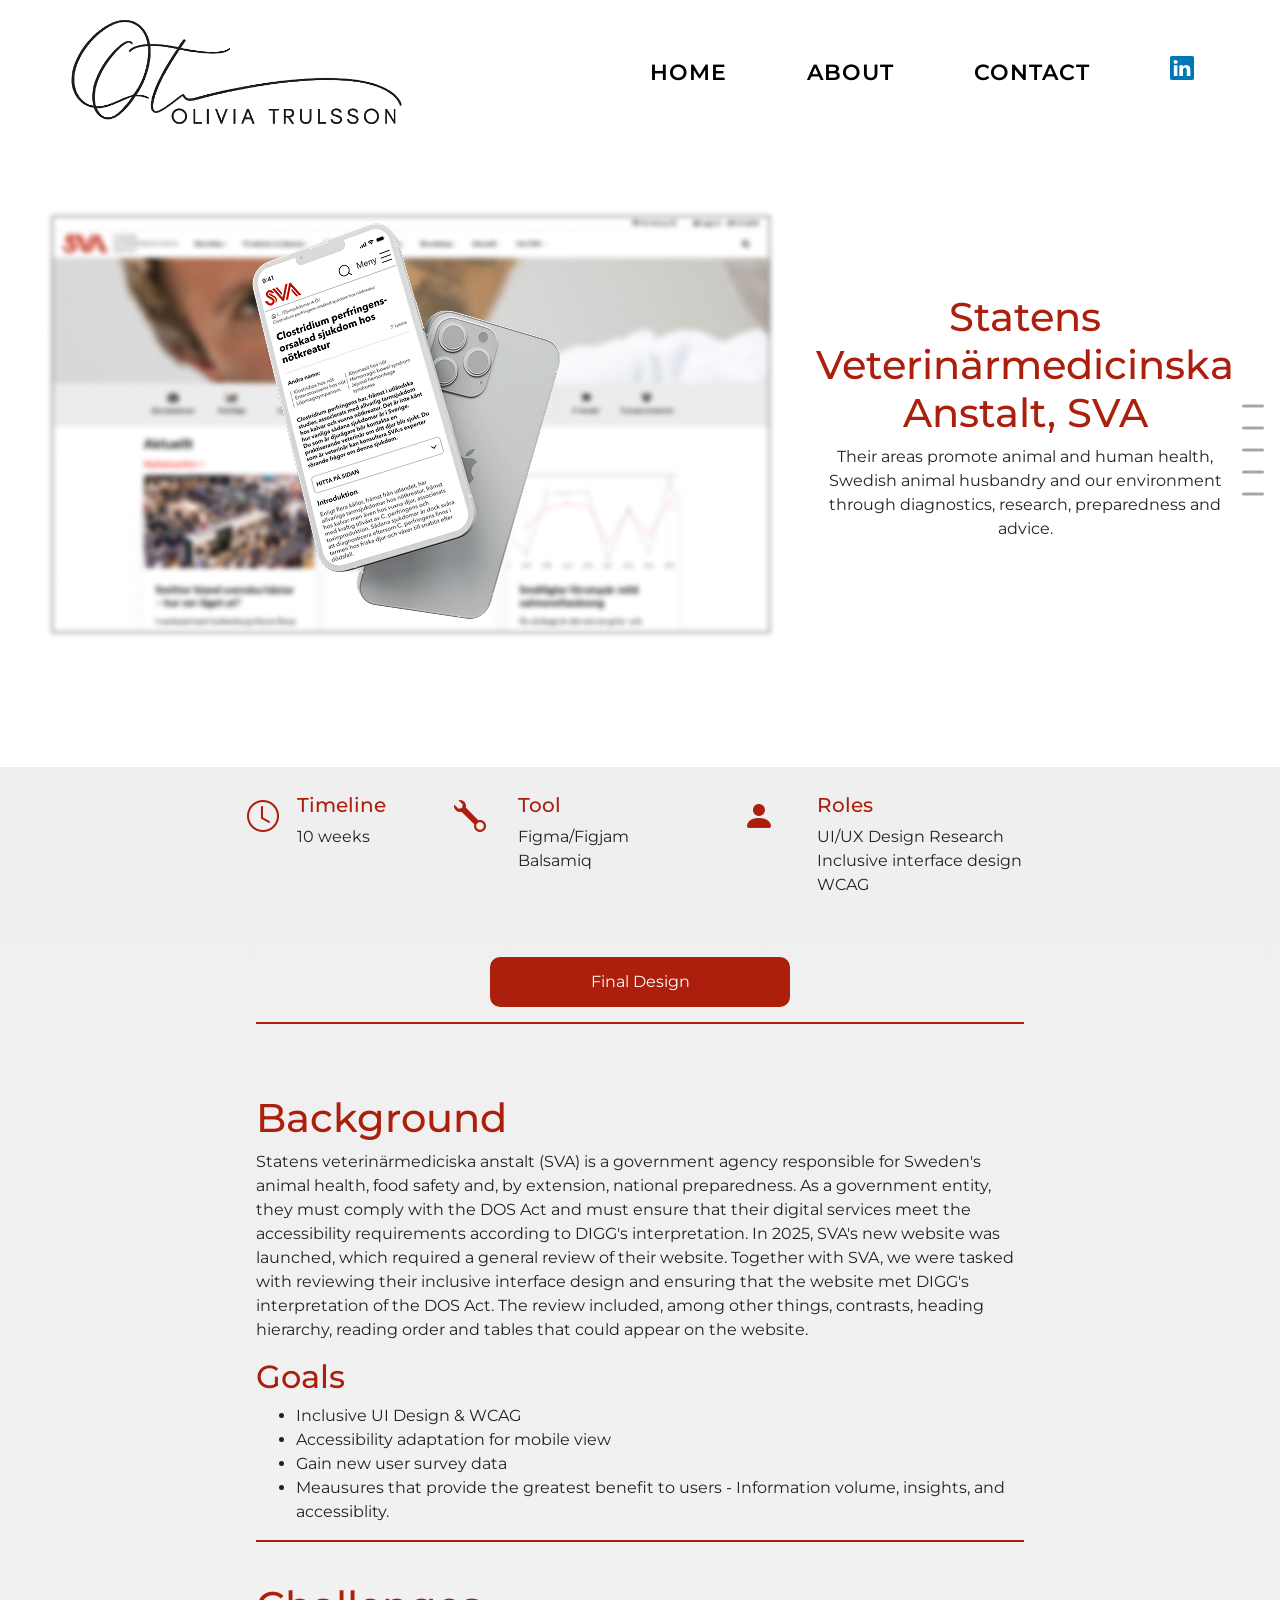
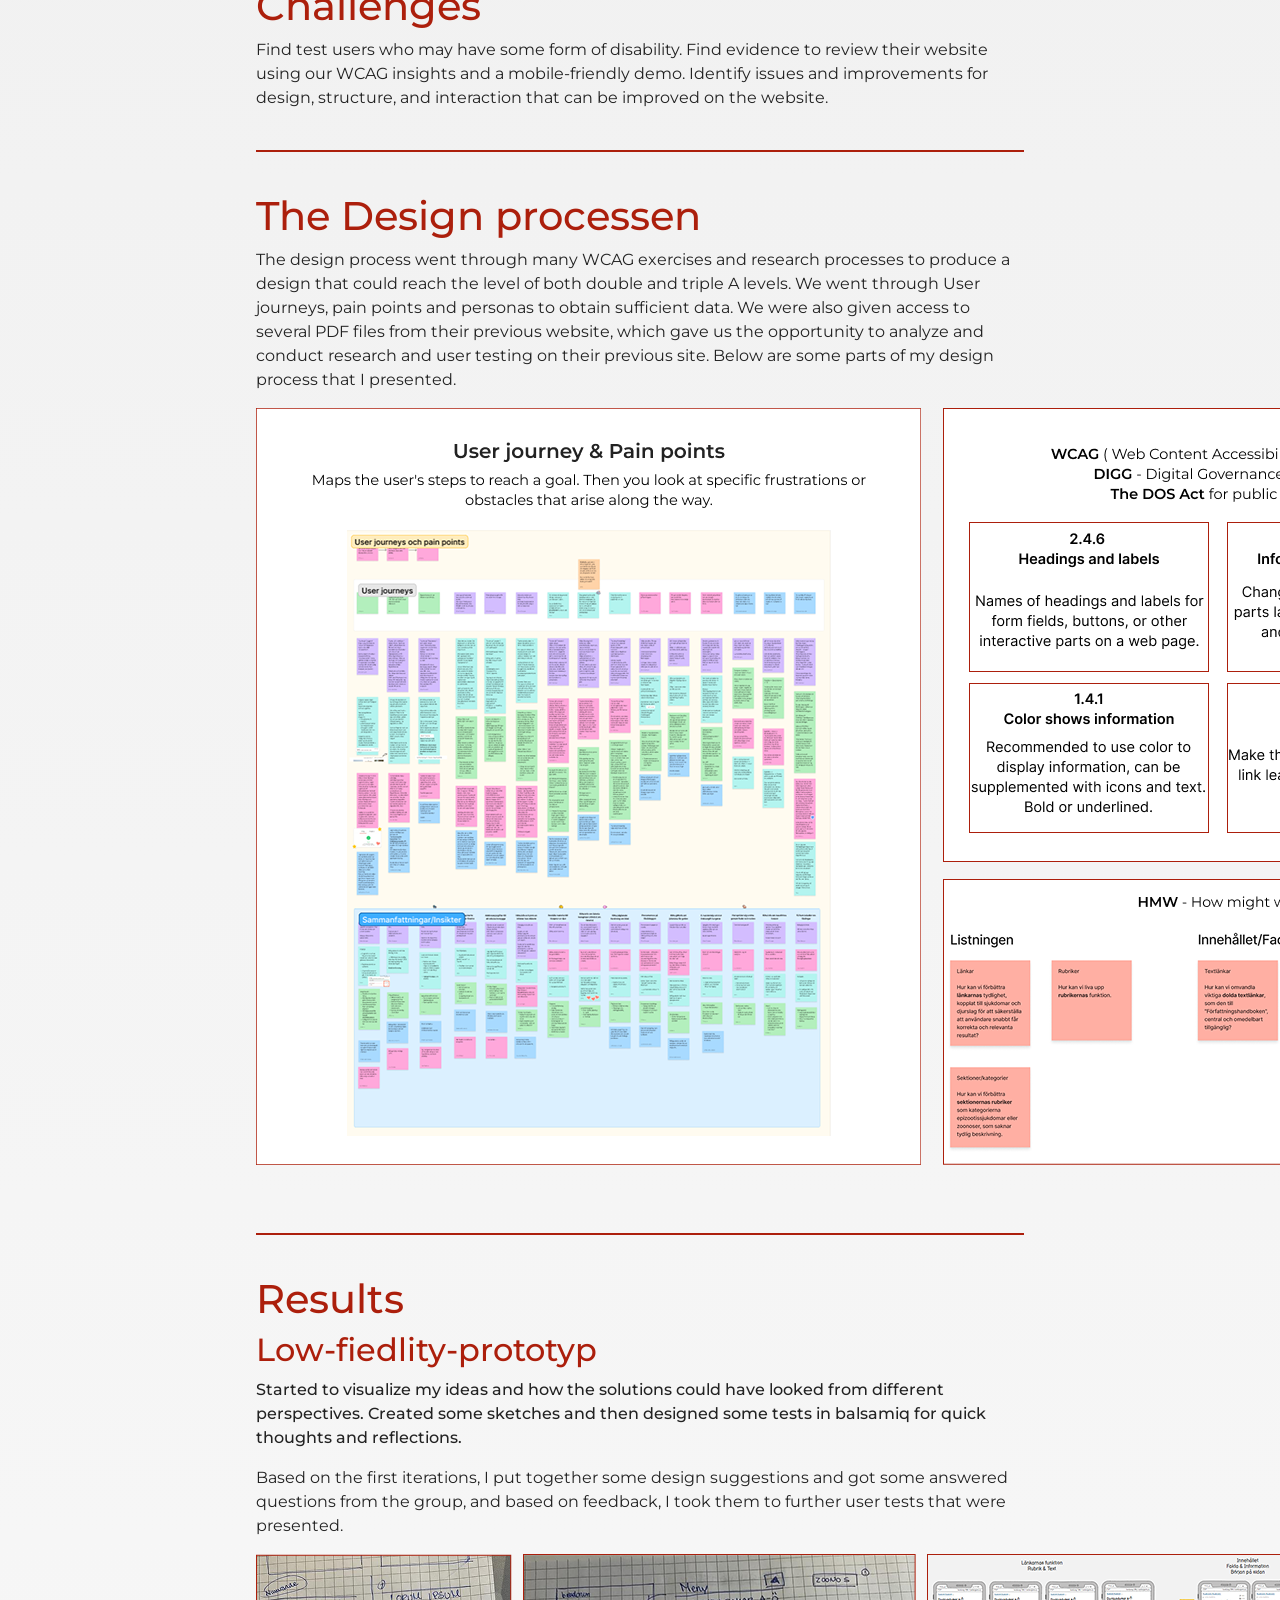
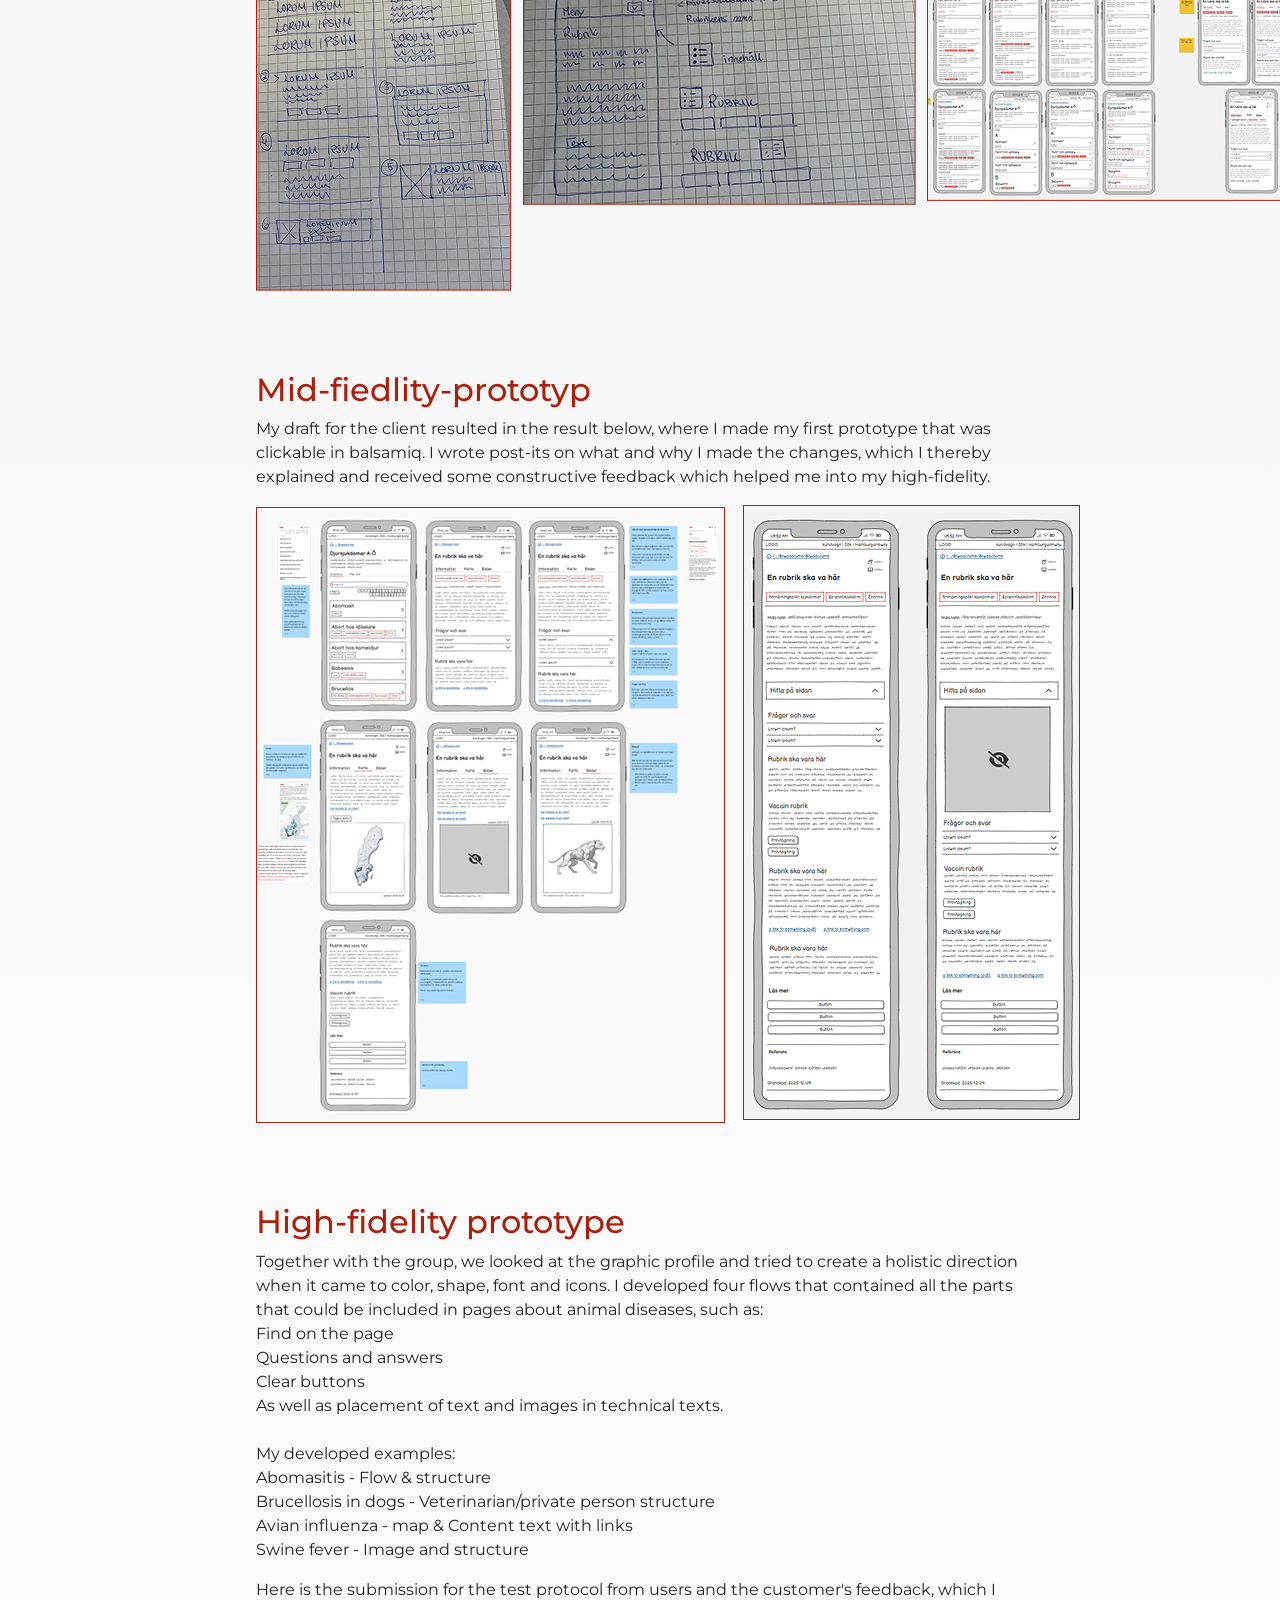
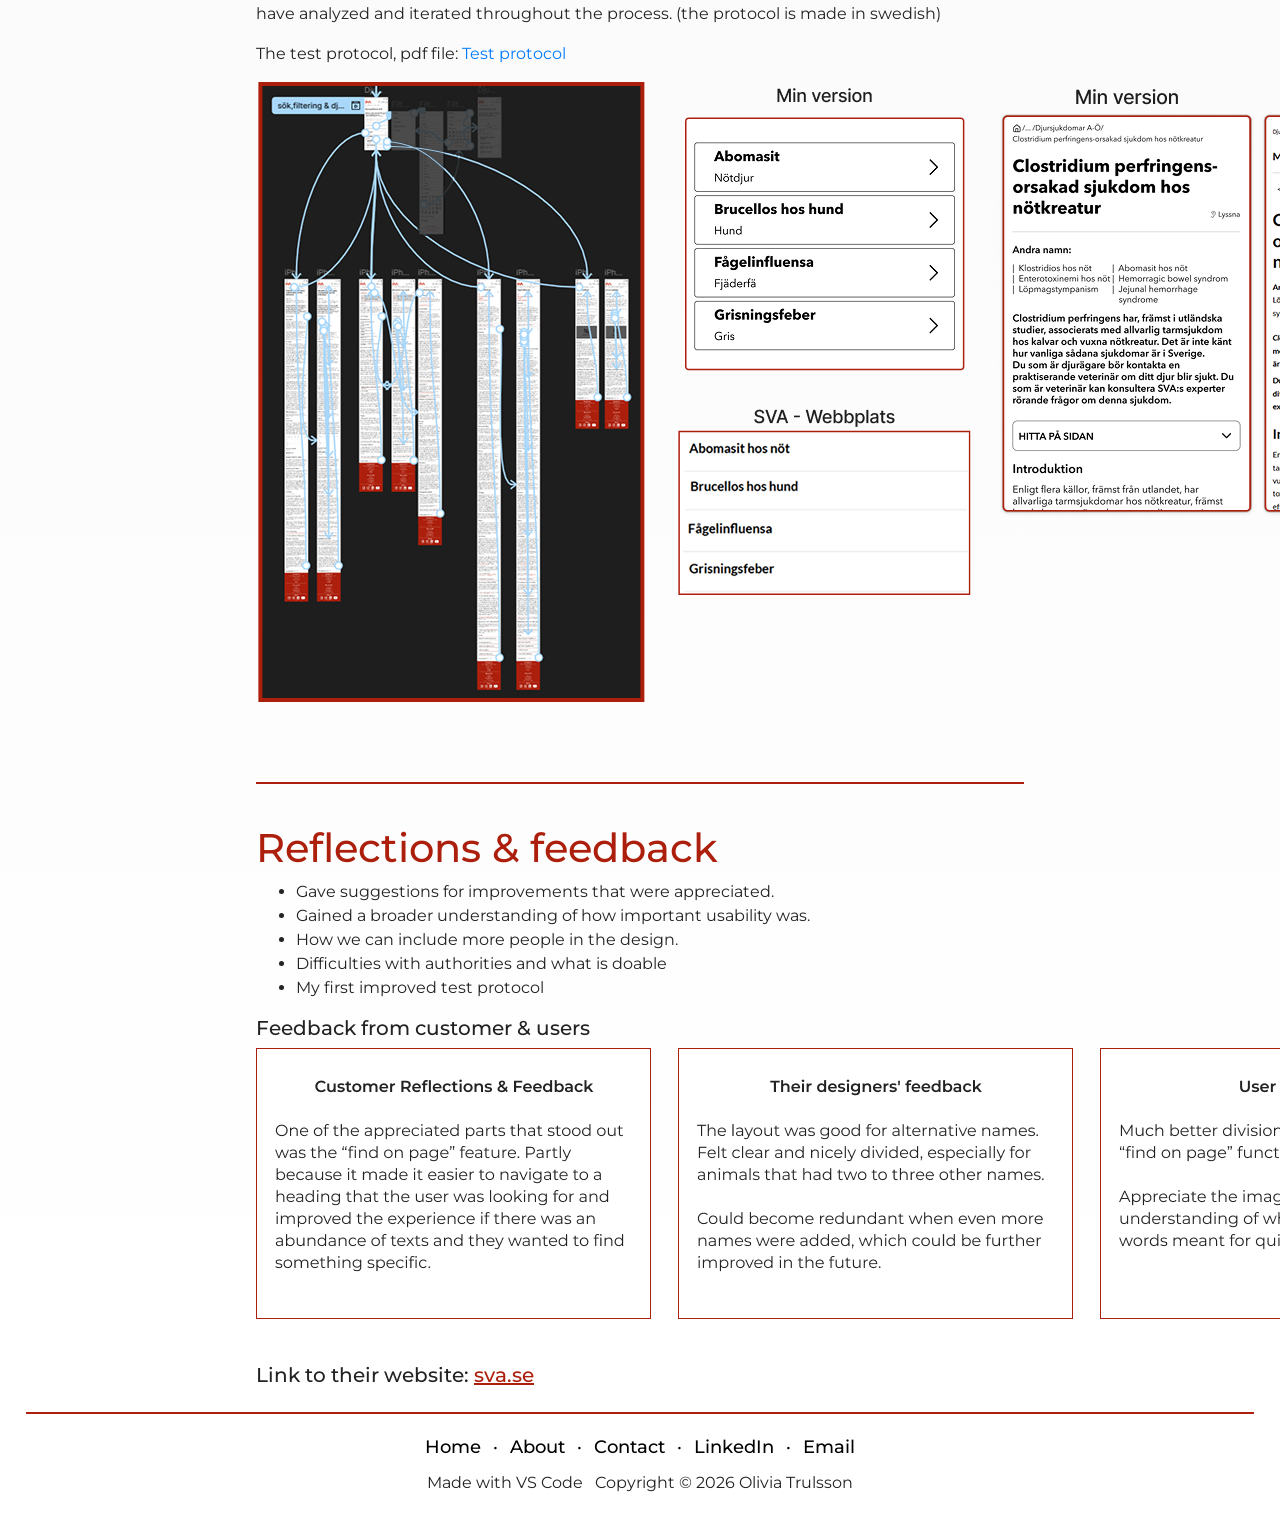
<file: cases/sva/sva.html>
<!doctype html>
<html lang="en">
	<head>
		<meta charset="UTF-8" />
		<meta name="viewport" content="width=device-width, initial-scale=1.0" />
		<meta name="description" content="Olivia Trulsson's portfolio" />
		<meta
			name="keywords"
			content="portfolio, ux designer, html, css, figma, olivia trulsson"
		/>
		<meta name="author" content="Olivia Trulsson and David Nilsson" />
		<link rel="preconnect" href="https://fonts.googleapis.com" />
		<link rel="preconnect" href="https://fonts.gstatic.com" crossorigin />
		<link rel="icon" type="image/png" href="../../images/sushibit.png" />
		<title>Case sva</title>

		<link
			href="https://fonts.googleapis.com/css2?family=Montserrat:wght@400;500;700&display=swap"
			rel="stylesheet"
		/>

		<!-- bootstrap -->
		<link
			rel="stylesheet"
			href="https://maxcdn.bootstrapcdn.com/bootstrap/4.0.0/css/bootstrap.min.css"
			integrity="sha384-Gn5384xqQ1aoWXA+058RXPxPg6fy4IWvTNh0E263XmFcJlSAwiGgFAW/dAiS6JXm"
			crossorigin="anonymous"
		/>
		<link
			href="https://cdn.jsdelivr.net/npm/bootstrap-icons@1.11.1/font/bootstrap-icons.css"
			rel="stylesheet"
		/>
		<!-- -- -->
		<link rel="stylesheet" href="../../style.css" />
		<link rel="stylesheet" href="../../css/navbar.css" />
		<link rel="stylesheet" href="../../css/footer.css" />
		<link rel="stylesheet" href="sva.css" />
		<link rel="stylesheet" href="../casesBase.css" />
		<link rel="stylesheet" href="../../css/toc.css" />
	</head>

	<body>
		<div class="toc">
			<a href="#background" class="toc-item" data-label="Background"></a>
			<a href="#challenges" class="toc-item" data-label="Challenges"></a>
			<a href="#designprocess" class="toc-item" data-label="Design Process"></a>
			<a href="#results" class="toc-item" data-label="Results"></a>
			<a
				href="#reflections"
				class="toc-item"
				data-label="Reflections & feedback"
			></a>
		</div>
		<nav class="navbar navbar-expand-lg">
			<!-- Logo (always visible, not part of toggle) -->
			<a class="navbar-brand ml-5" href="../../index.html">
				<img
					src="../../images/name2.png"
					alt="Logo"
					style="height: 120px; width: auto"
				/>
			</a>

			<!-- Toggler -->
			<button
				class="navbar-toggler border-0 ml-auto"
				type="button"
				data-toggle="collapse"
				data-target="#navbarSupportedContent"
				aria-controls="navbarSupportedContent"
				aria-expanded="false"
				aria-label="Toggle navigation"
			>
				<span></span>
				<span></span>
				<span></span>
			</button>

			<!-- Collapsible content -->
			<div
				class="collapse navbar-collapse"
				id="navbarSupportedContent"
				style="margin-right: 5%"
			>
				<ul class="navbar-nav ml-auto">
					<li class="nav-item active">
						<a class="nav-link" href="../../index.html">
							Home <span class="sr-only">(current)</span>
						</a>
					</li>
					<li class="nav-item">
						<a class="nav-link" href="../../about/about.html">About</a>
					</li>
					<li class="nav-item">
						<a class="nav-link" href="../../contact/contact.html">Contact</a>
					</li>
					<li class="nav-item">
						<a
							href="https://www.linkedin.com/in/olivia-trulsson-833b951a5/"
							target="_blank"
							class="nav-link linkedin-icon"
						>
							<svg
								width="20"
								height="20"
								fill="currentColor"
								viewBox="0 0 16 16"
							>
								<path
									d="M0 1.146C0 .513.526 0 1.175 0h13.65C15.474 0 16 .513 16 1.146v13.708c0 .633-.526 1.146-1.175 1.146H1.175C.526 16 0 15.487 0 14.854V1.146zm4.943 12.248V6.169H2.542v7.225h2.401zm-1.2-8.212c.837 0 1.358-.554 1.358-1.248-.015-.709-.52-1.248-1.342-1.248-.822 0-1.359.54-1.359 1.248 0 .694.521 1.248 1.327 1.248h.016zm4.908 8.212V9.359c0-.216.016-.432.08-.586.173-.431.568-.878 1.232-.878.869 0 1.216.662 1.216 1.634v3.865h2.401V9.25c0-2.22-1.184-3.252-2.764-3.252-1.274 0-1.845.7-2.165 1.193v.025h-.016a5.54 5.54 0 0 1 .016-.025V6.169h-2.4c.03.678 0 7.225 0 7.225h2.4z"
								/>
							</svg>
						</a>
					</li>
				</ul>
			</div>
		</nav>
		<div class="case-top">
			<div class="topContainer">
				<img src="../images/Project3.png" alt="SVA main image" />
				<div class="topRightText">
					<h1>Statens Veterinärmedicinska Anstalt, SVA</h1>
					<p>
						Their areas promote animal and human health, Swedish animal
						husbandry and our environment through diagnostics, research,
						preparedness and advice.
					</p>
				</div>
			</div>
		</div>
		<div class="case-bottom sva">
			<div class="case-info">
				<div class="case-info-icons">
					<div class="case-info-box">
						<i class="bi bi-clock fs-4"></i>
						<div>
							<h5 class="case-info-box-header">Timeline</h5>
							<span>10 weeks</span>
						</div>
					</div>
					<div class="case-info-box">
						<i class="bi bi-wrench"></i>
						<div>
							<h5 class="case-info-box-header">Tool</h5>
							<span>Figma/Figjam</span>
							Balsamiq<br />
						</div>
					</div>
					<div class="case-info-box">
						<i class="bi bi-person-fill"></i>
						<div>
							<h5 class="case-info-box-header">Roles</h5>
							<span>UI/UX Design</span>
							Research<br />
							<span>Inclusive interface design</span>
							<span>WCAG</span>
						</div>
					</div>
				</div>
				<button type="button" class="btn case-button">
					<a
						style="text-decoration: none; color: inherit"
						href="https://www.figma.com/proto/wNKm12Jz5zQyen1yPJLFsY/SVA-x-EC-utbildnings-studerande?page-id=0%3A1&node-id=1-1903&p=f&viewport=608%2C258%2C0.03&t=Mv3AesWIcPDAiD2X-1&scaling=scale-down&content-scaling=fixed&starting-point-node-id=1%3A1246&show-proto-sidebar=1"
						target="_blank"
						rel="noopener noreferrer"
					>
						Final Design
					</a>
				</button>
			</div>
			<section class="case-text-section" id="background">
				<h1>Background</h1>
				<p>
					Statens veterinärmediciska anstalt (SVA) is a government agency
					responsible for Sweden's animal health, food safety and, by extension,
					national preparedness. As a government entity, they must comply with
					the DOS Act and must ensure that their digital services meet the
					accessibility requirements according to DIGG's interpretation. In
					2025, SVA's new website was launched, which required a general review
					of their website. Together with SVA, we were tasked with reviewing
					their inclusive interface design and ensuring that the website met
					DIGG's interpretation of the DOS Act. The review included, among other
					things, contrasts, heading hierarchy, reading order and tables that
					could appear on the website.
				</p>
				<h2>Goals</h2>
				<ul>
					<li>Inclusive UI Design & WCAG</li>
					<li>Accessibility adaptation for mobile view</li>
					<li>Gain new user survey data</li>
					<li>
						Meausures that provide the greatest benefit to users - Information
						volume, insights, and accessiblity.
					</li>
				</ul>
			</section>
			<section class="case-text-section" id="challenges">
				<h1>Challenges</h1>
				<p>
					Find test users who may have some form of disability. Find evidence to
					review their website using our WCAG insights and a mobile-friendly
					demo. Identify issues and improvements for design, structure, and
					interaction that can be improved on the website.
				</p>
				<br />
			</section>
			<section class="case-text-section" id="designprocess">
				<h1>The Design processen</h1>
				<p>
					The design process went through many WCAG exercises and research
					processes to produce a design that could reach the level of both
					double and triple A levels. We went through User journeys, pain points
					and personas to obtain sufficient data. We were also given access to
					several PDF files from their previous website, which gave us the
					opportunity to analyze and conduct research and user testing on their
					previous site. Below are some parts of my design process that I
					presented.
				</p>
				<div class="bottm-case-images"></div>
				<img
					src="../images/SVA.design process.png"
					style="margin-bottom: 20px"
					alt="SVA design process"
				/>
				<br />
				<br />
				<br />
			</section>
			<section class="case-text-section" id="results">
				<h1>Results</h1>
				<div class="case-text-section-box">
					<h2>Low-fiedlity-prototyp</h2>
					<p class="case-mediumweight">
						Started to visualize my ideas and how the solutions could have
						looked from different perspectives. Created some sketches and then
						designed some tests in balsamiq for quick thoughts and reflections.
					</p>
					<p>
						Based on the first iterations, I put together some design
						suggestions and got some answered questions from the group, and
						based on feedback, I took them to further user tests that were
						presented.
					</p>
					<img
						src="../images/SVA.low-fi.png"
						style="margin-bottom: 20px"
						alt="SVA low-fidelity prototype"
					/>
				</div>
				<div class="case-text-section-box">
					<h2>Mid-fiedlity-prototyp</h2>
					<p>
						My draft for the client resulted in the result below, where I made
						my first prototype that was clickable in balsamiq. I wrote post-its
						on what and why I made the changes, which I thereby explained and
						received some constructive feedback which helped me into my
						high-fidelity.
					</p>
					<img
						src="../images/SVA.mid-fi.png"
						style="margin-bottom: 20px"
						alt="SVA mid-fidelity prototype"
					/>
				</div>
				<div class="case-text-section-box">
					<h2>High-fidelity prototype</h2>
					<p>
						Together with the group, we looked at the graphic profile and tried
						to create a holistic direction when it came to color, shape, font
						and icons. I developed four flows that contained all the parts that
						could be included in pages about animal diseases, such as:
						<br />
						Find on the page <br />
						Questions and answers <br />
						Clear buttons <br />
						As well as placement of text and images in technical texts. <br />
						<br />

						My developed examples:
						<br />
						Abomasitis - Flow & structure <br />
						Brucellosis in dogs - Veterinarian/private person structure <br />
						Avian influenza - map & Content text with links <br />
						Swine fever - Image and structure <br />
					</p>
					<p>
						Here is the submission for the test protocol from users and the
						customer's feedback, which I have analyzed and iterated throughout
						the process. (the protocol is made in swedish)
					</p>
					<p>
						The test protocol, pdf file:
						<a
							href="https://docs.google.com/document/d/1C1iZCpXX41IqUjpHTHTAFAXJUt6XaBCrhKzGNMSNYiI/edit?usp=sharing"
							>Test protocol</a
						>
					</p>
					<img
						src="../images/SVA.high-fi.png"
						style="margin-bottom: 20px"
						alt="SVA high-fidelity prototype"
					/>
				</div>
			</section>

			<h1 id="reflections">Reflections & feedback</h1>
			<ul>
				<li>Gave suggestions for improvements that were appreciated.</li>
				<li>Gained a broader understanding of how important usability was.</li>
				<li>How we can include more people in the design.</li>
				<li>Difficulties with authorities and what is doable</li>
				<li>My first improved test protocol</li>
			</ul>
			<h5>Feedback from customer & users</h5>
			<img
				src="../images/SVA.feedback.png"
				style="margin-bottom: 20px"
				alt="SVA feedback"
			/>
			<br />
			<br />
			<h5>
				Link to their website:
				<a
					style="color: var(--case-color); text-decoration: underline"
					href="https://www.sva.se"
					target="_blank"
					>sva.se</a
				>
			</h5>
		</div>
		<footer>
			<div class="footer-links">
				<a href="../../index.html">Home</a>
				<a href="../../about/about.html">About</a>
        <a href="../../contact/contact.html">Contact</a>
				<a
					href="https://www.linkedin.com/in/olivia-trulsson-833b951a5/"
					target="_blank"
					>LinkedIn</a
				>
				<a href="mailto:oliviatrulsson@gmail.com">Email</a>
			</div>
			<div class="footer-madewith">
				<span>Made with VS Code </span>
				<span>Copyright © 2026 Olivia Trulsson</span>
			</div>
		</footer>
	</body>
</html>
</file>
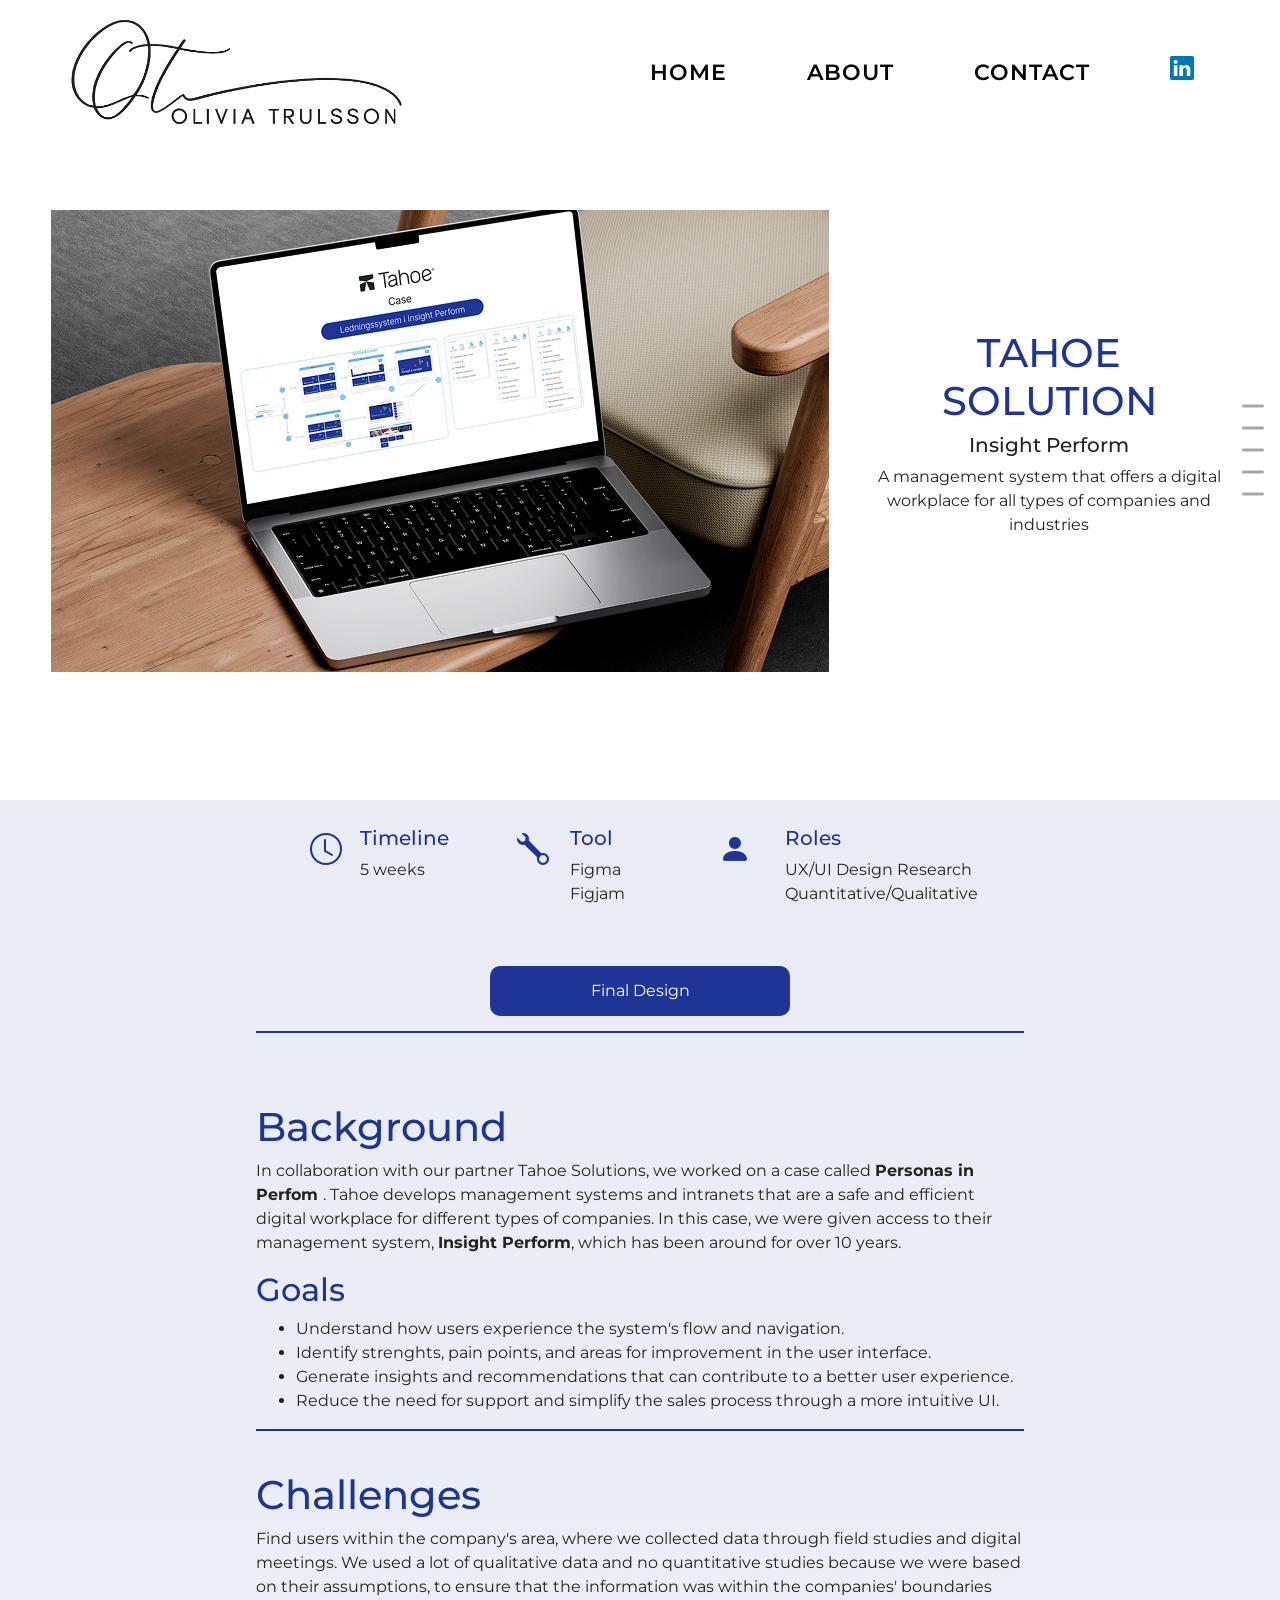
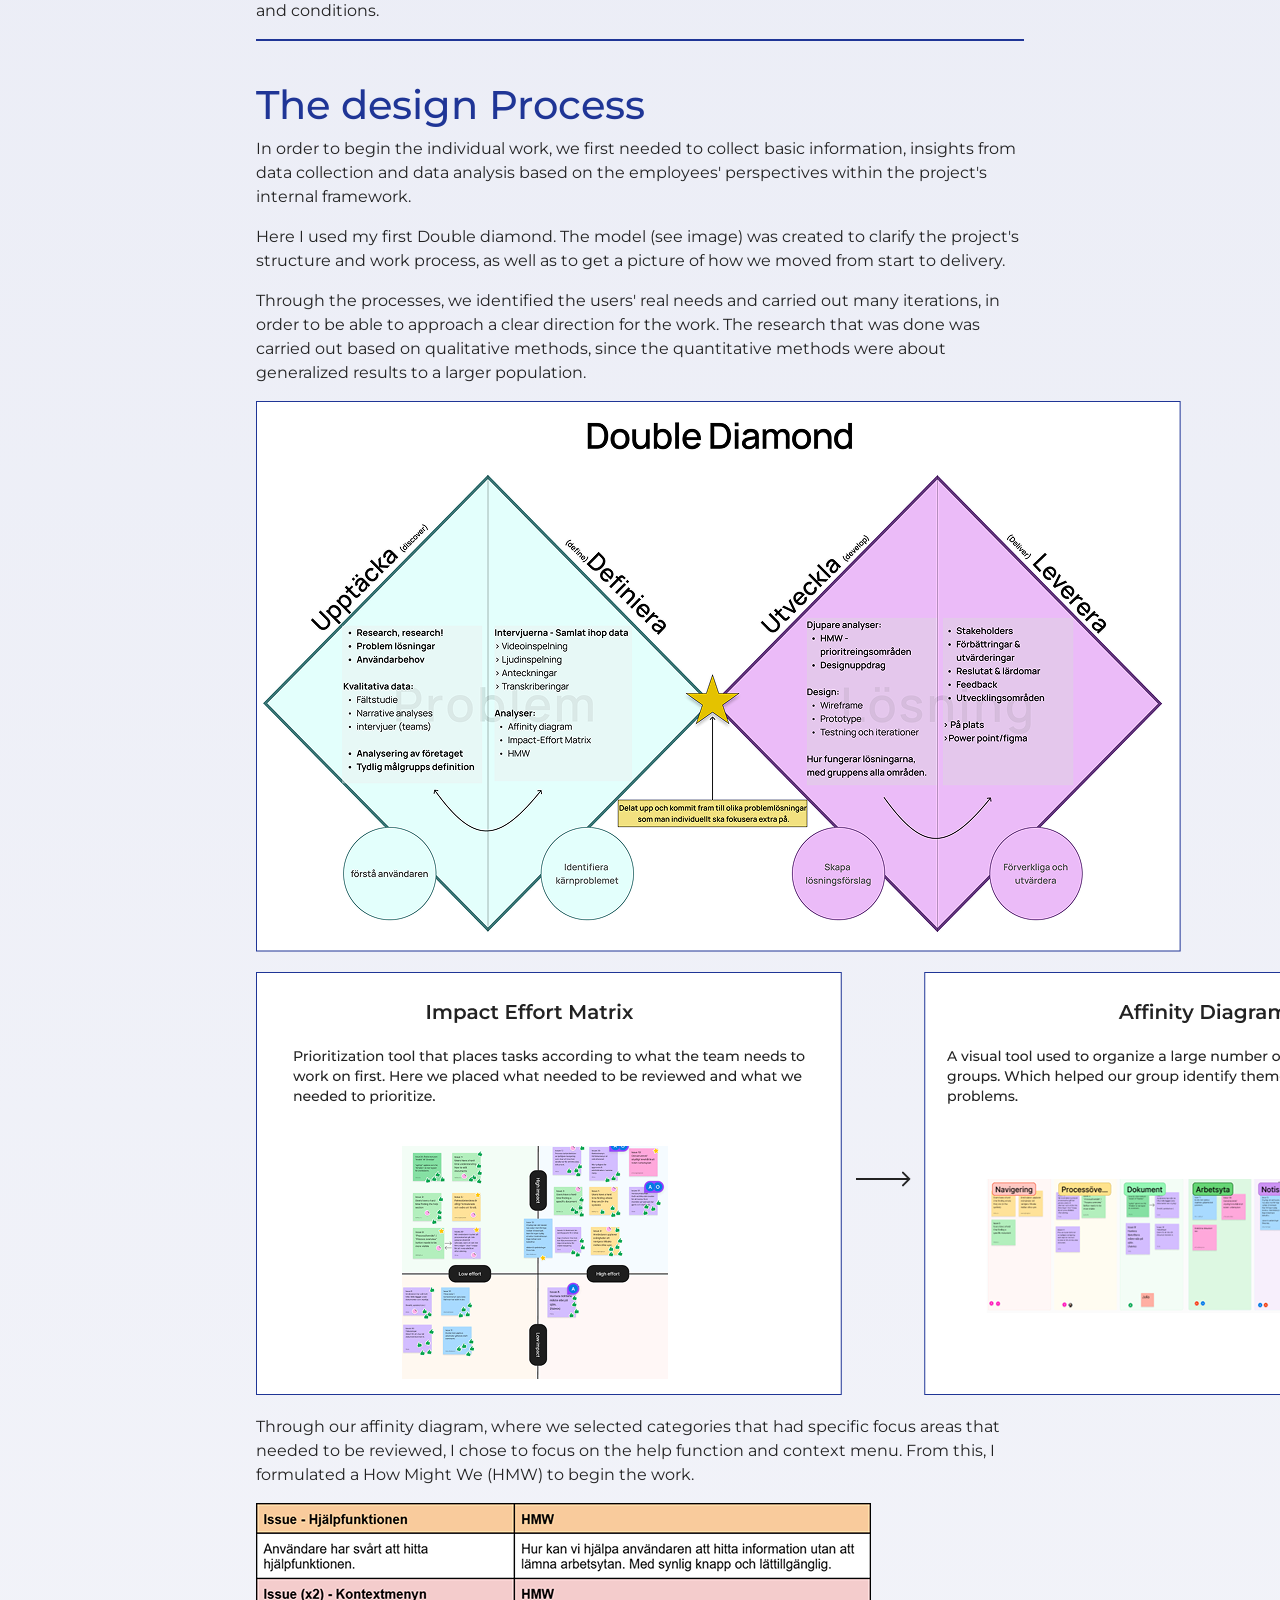
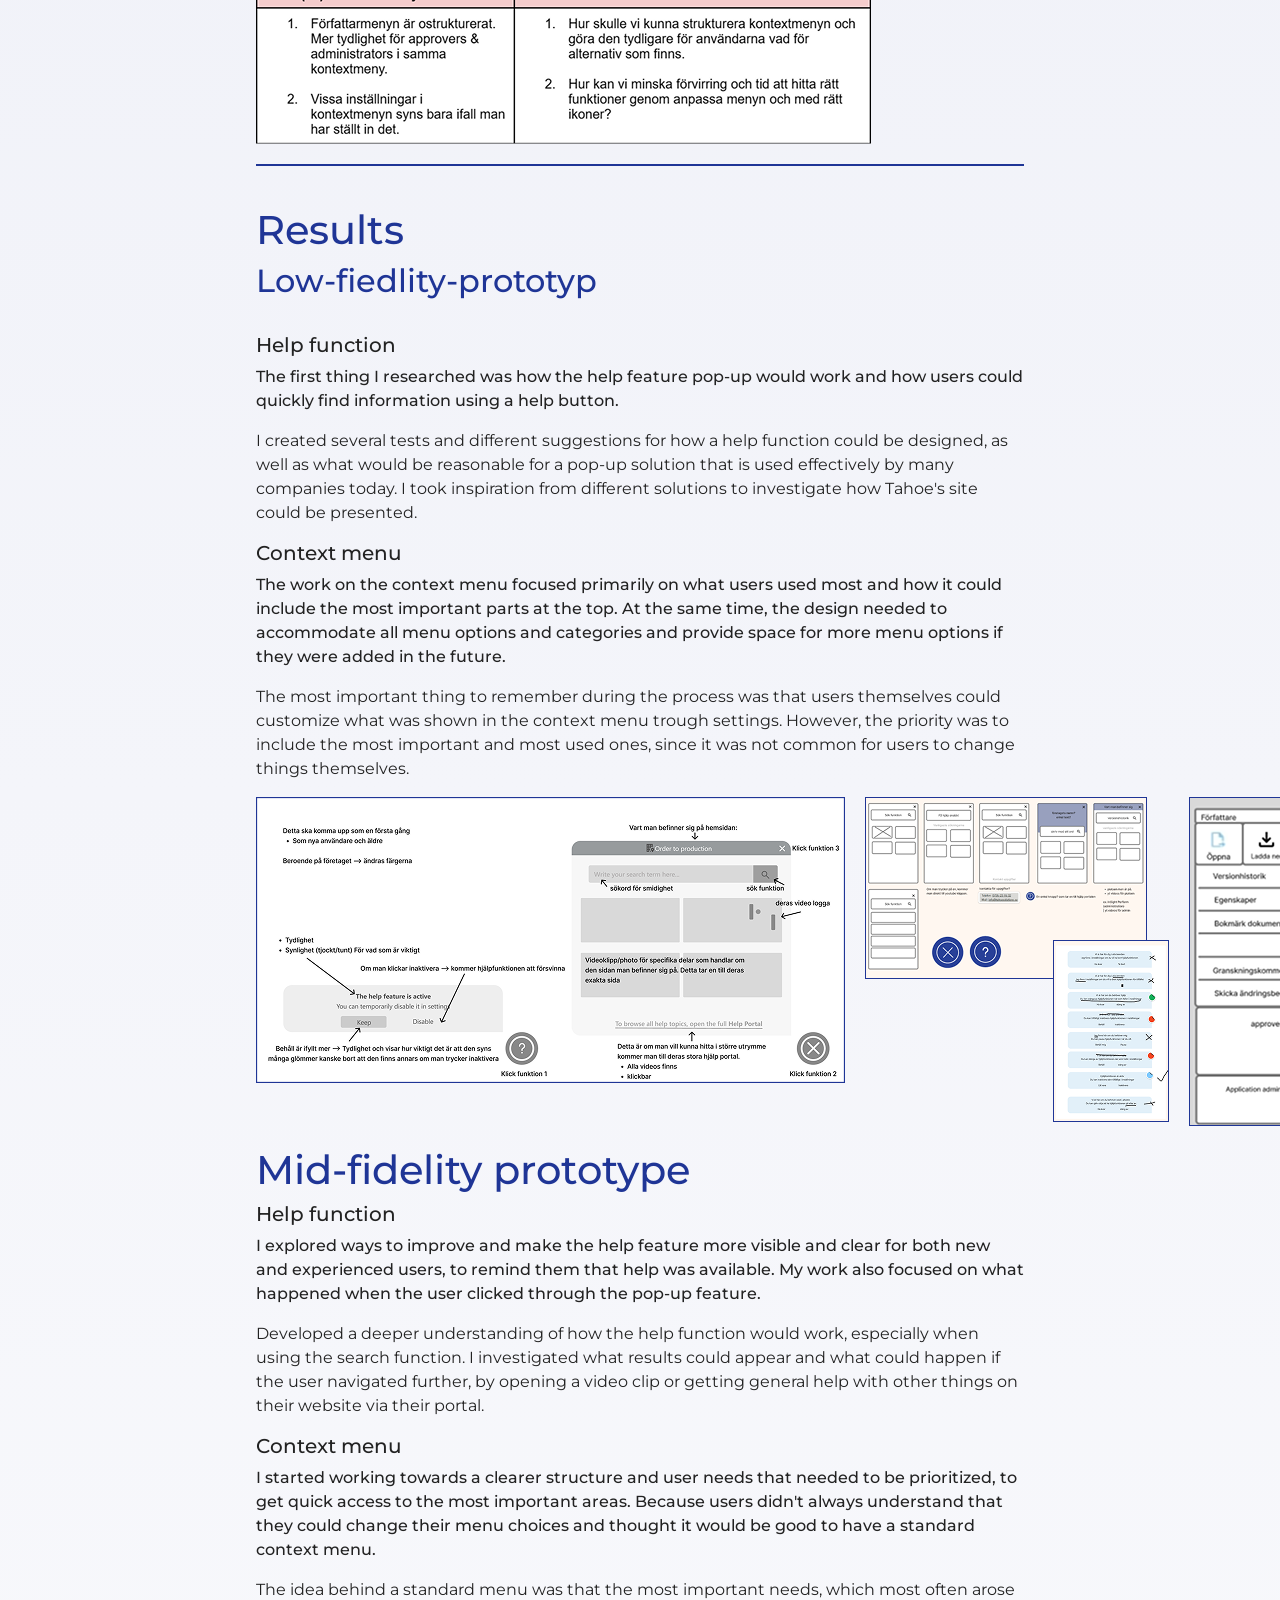
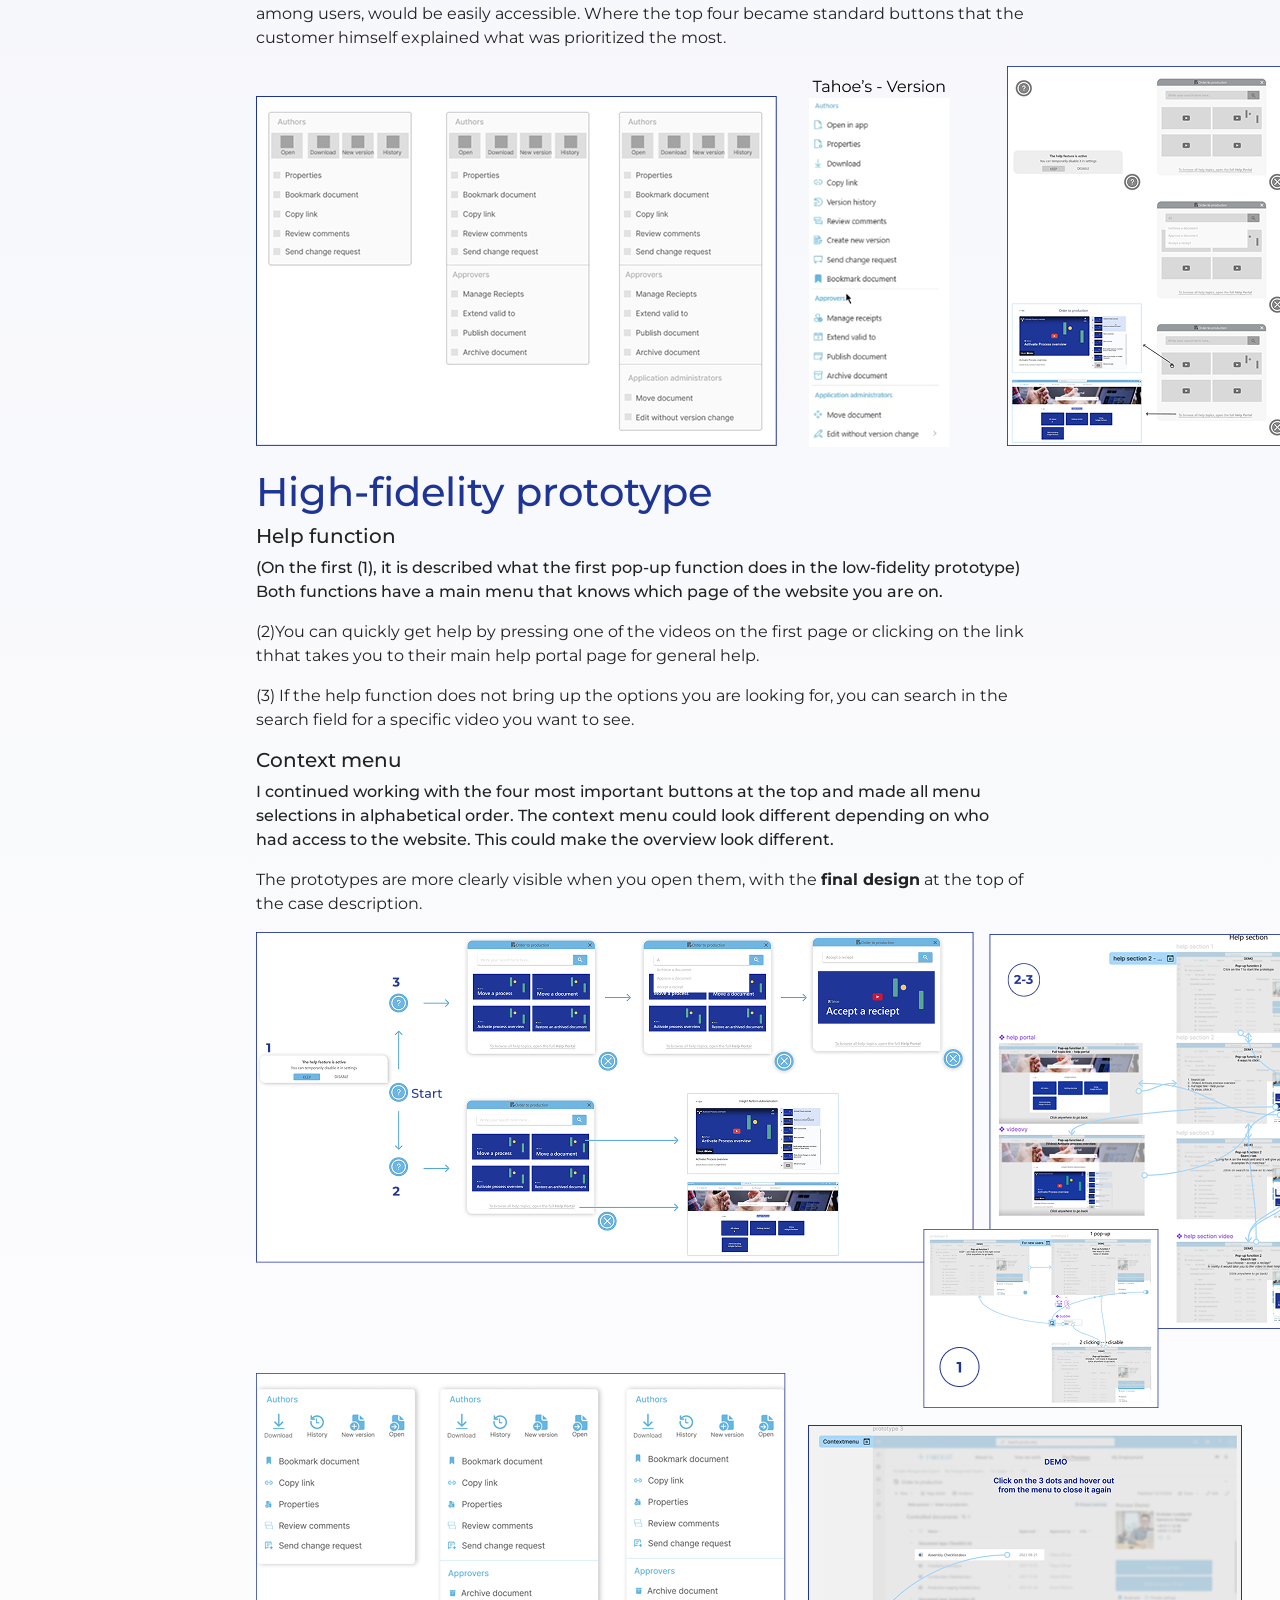
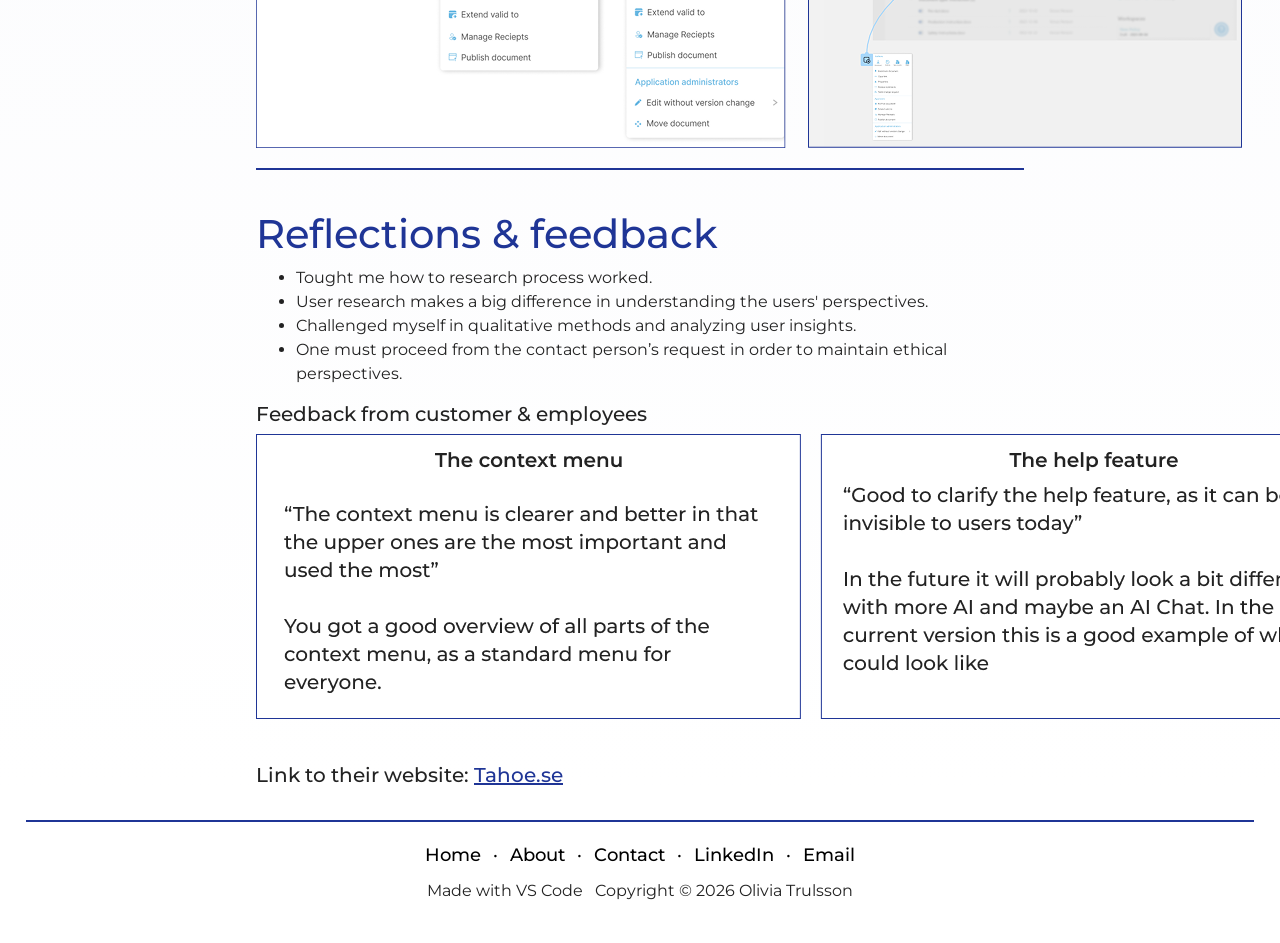
<file: cases/tahoe solution/tahoe.html>
<!doctype html>
<html lang="en">
	<head>
		<meta charset="UTF-8" />
		<meta name="viewport" content="width=device-width, initial-scale=1.0" />
		<meta name="description" content="Olivia Trulsson's portfolio" />
		<meta
			name="keywords"
			content="portfolio, ux designer, html, css, figma, olivia trulsson"
		/>
		<meta name="author" content="Olivia Trulsson and David Nilsson" />
		<link rel="preconnect" href="https://fonts.googleapis.com" />
		<link rel="preconnect" href="https://fonts.gstatic.com" crossorigin />
		<link rel="icon" type="image/png" href="../../images/sushibit.png" />
		<title>Case tahoe</title>

		<link
			href="https://fonts.googleapis.com/css2?family=Montserrat:wght@400;500;700&display=swap"
			rel="stylesheet"
		/>

		<!-- bootstrap -->
		<link
			rel="stylesheet"
			href="https://maxcdn.bootstrapcdn.com/bootstrap/4.0.0/css/bootstrap.min.css"
			integrity="sha384-Gn5384xqQ1aoWXA+058RXPxPg6fy4IWvTNh0E263XmFcJlSAwiGgFAW/dAiS6JXm"
			crossorigin="anonymous"
		/>
		<link
			href="https://cdn.jsdelivr.net/npm/bootstrap-icons@1.11.1/font/bootstrap-icons.css"
			rel="stylesheet"
		/>
		<!-- -- -->
		<link rel="stylesheet" href="../../style.css" />
		<link rel="stylesheet" href="../../css/navbar.css" />
		<link rel="stylesheet" href="../../css/footer.css" />
		<link rel="stylesheet" href="tahoe.css" />
		<link rel="stylesheet" href="../casesBase.css" />
		<link rel="stylesheet" href="../../css/toc.css" />
	</head>
	<body>
		<div class="toc">
			<a href="#background" class="toc-item" data-label="Background"></a>
			<a href="#challenges" class="toc-item" data-label="Challenges"></a>
			<a href="#designprocess" class="toc-item" data-label="Design Process"></a>
			<a href="#results" class="toc-item" data-label="Results"></a>
			<a
				href="#reflections"
				class="toc-item"
				data-label="Reflections & feedback"
			></a>
		</div>
		<nav class="navbar navbar-expand-lg">
			<!-- Logo (always visible, not part of toggle) -->
			<a class="navbar-brand ml-5" href="../../index.html">
				<img
					src="../../images/name2.png"
					alt="Logo"
					style="height: 120px; width: auto"
				/>
			</a>

			<!-- Toggler -->
			<button
				class="navbar-toggler border-0 ml-auto"
				type="button"
				data-toggle="collapse"
				data-target="#navbarSupportedContent"
				aria-controls="navbarSupportedContent"
				aria-expanded="false"
				aria-label="Toggle navigation"
			>
				<span></span>
				<span></span>
				<span></span>
			</button>

			<!-- Collapsible content -->
			<div
				class="collapse navbar-collapse"
				id="navbarSupportedContent"
				style="margin-right: 5%"
			>
				<ul class="navbar-nav ml-auto">
					<li class="nav-item active">
						<a class="nav-link" href="../../index.html">
							Home <span class="sr-only">(current)</span>
						</a>
					</li>
					<li class="nav-item">
						<a class="nav-link" href="../../about/about.html">About</a>
					</li>
					<li class="nav-item">
						<a class="nav-link" href="../../contact/contact.html">Contact</a>
					</li>
					<li class="nav-item">
						<a
							href="https://www.linkedin.com/in/olivia-trulsson-833b951a5/"
							target="_blank"
							class="nav-link linkedin-icon"
						>
							<svg
								width="20"
								height="20"
								fill="currentColor"
								viewBox="0 0 16 16"
							>
								<path
									d="M0 1.146C0 .513.526 0 1.175 0h13.65C15.474 0 16 .513 16 1.146v13.708c0 .633-.526 1.146-1.175 1.146H1.175C.526 16 0 15.487 0 14.854V1.146zm4.943 12.248V6.169H2.542v7.225h2.401zm-1.2-8.212c.837 0 1.358-.554 1.358-1.248-.015-.709-.52-1.248-1.342-1.248-.822 0-1.359.54-1.359 1.248 0 .694.521 1.248 1.327 1.248h.016zm4.908 8.212V9.359c0-.216.016-.432.08-.586.173-.431.568-.878 1.232-.878.869 0 1.216.662 1.216 1.634v3.865h2.401V9.25c0-2.22-1.184-3.252-2.764-3.252-1.274 0-1.845.7-2.165 1.193v.025h-.016a5.54 5.54 0 0 1 .016-.025V6.169h-2.4c.03.678 0 7.225 0 7.225h2.4z"
								/>
							</svg>
						</a>
					</li>
				</ul>
			</div>
		</nav>
		<main>
			<div class="case-top">
				<div class="topContainer">
					<img src="../images/Project2.png" alt="Tahoe Solution" />
					<div class="topRightText">
						<h1>TAHOE SOLUTION</h1>
						<h5>Insight Perform</h5>
						<p>
							A management system that offers a digital workplace for all types
							of companies and industries
						</p>
					</div>
				</div>
			</div>
			<div class="case-bottom tahoe">
				<div class="case-info">
					<div class="case-info-icons">
						<div class="case-info-box">
							<i class="bi bi-clock fs-4"></i>
							<div>
								<h5 class="case-info-box-header">Timeline</h5>
								<span>5 weeks</span>
							</div>
						</div>
						<div class="case-info-box">
							<i class="bi bi-wrench"></i>
							<div>
								<h5 class="case-info-box-header">Tool</h5>
								<span>Figma</span>
								Figjam <br />
							</div>
						</div>
						<div class="case-info-box">
							<i class="bi bi-person-fill"></i>
							<div>
								<h5 class="case-info-box-header">Roles</h5>
								<span>UX/UI Design</span>
								Research <br />
								Quantitative/Qualitative <br />
							</div>
						</div>
					</div>
					<button type="button" class="btn case-button">
						<a
							style="text-decoration: none; color: inherit"
							href="https://www.figma.com/proto/YZ4UrFaMv4vlrj1u0HD7c5/Case-Tahoe----kontext--portal---meny?page-id=511%3A415&node-id=511-417&p=f&viewport=373%2C228%2C0.06&t=ythUJVWQGO2PxlED-1&scaling=scale-down&content-scaling=fixed&starting-point-node-id=511%3A417&show-proto-sidebar=1"
							target="_blank"
							rel="noopener noreferrer"
						>
							Final Design
						</a>
					</button>
				</div>
				<section class="case-text-section" id="background">
					<h1>Background</h1>
					<p>
						In collaboration with our partner Tahoe Solutions, we worked on a
						case called <b> Personas in Perfom </b>. Tahoe develops management
						systems and intranets that are a safe and efficient digital
						workplace for different types of companies. In this case, we were
						given access to their management system, <b>Insight Perform</b>,
						which has been around for over 10 years.
					</p>
					<h2>Goals</h2>
					<ul>
						<li>
							Understand how users experience the system's flow and navigation.
						</li>
						<li>
							Identify strenghts, pain points, and areas for improvement in the
							user interface.
						</li>
						<li>
							Generate insights and recommendations that can contribute to a
							better user experience.
						</li>
						<li>
							Reduce the need for support and simplify the sales process through
							a more intuitive UI.
						</li>
					</ul>
				</section>
				<section class="case-text-section" id="challenges">
					<h1>Challenges</h1>
					<p>
						Find users within the company's area, where we collected data
						through field studies and digital meetings. We used a lot of
						qualitative data and no quantitative studies because we were based
						on their assumptions, to ensure that the information was within the
						companies' boundaries and conditions.
					</p>
				</section>
				<section class="case-text-section" id="designprocess">
					<h1>The design Process</h1>
					<p>
						In order to begin the individual work, we first needed to collect
						basic information, insights from data collection and data analysis
						based on the employees' perspectives within the project's internal
						framework.
					</p>
					<p>
						Here I used my first Double diamond. The model (see image) was
						created to clarify the project's structure and work process, as well
						as to get a picture of how we moved from start to delivery.
					</p>
					<p>
						Through the processes, we identified the users' real needs and
						carried out many iterations, in order to be able to approach a clear
						direction for the work. The research that was done was carried out
						based on qualitative methods, since the quantitative methods were
						about generalized results to a larger population.
					</p>
					<div class="bottm-case-images"></div>
					<img
						src="../images/TAHOE.designpro1.png"
						alt="Design process double diamond"
						style="margin-bottom: 20px"
					/>
					<img
						src="../images/TAHOE.designpro2.png"
						alt="Design process"
						style="margin-bottom: 20px"
					/>
					<p>
						Through our affinity diagram, where we selected categories that had
						specific focus areas that needed to be reviewed, I chose to focus on
						the help function and context menu. From this, I formulated a How
						Might We (HMW) to begin the work.
					</p>
					<img
						src="../images/TAHOE.designpro3.png"
						alt="Design process - hmw"
						style="margin-bottom: 20px"
					/>
				</section>
				<section class="case-text-section" id="results">
					<h1>Results</h1>
					<h2>Low-fiedlity-prototyp</h2>
					<br />
					<h5>Help function</h5>
					<p class="case-mediumweight">
						The first thing I researched was how the help feature pop-up would
						work and how users could quickly find information using a help
						button.
					</p>
					<p>
						I created several tests and different suggestions for how a help
						function could be designed, as well as what would be reasonable for
						a pop-up solution that is used effectively by many companies today.
						I took inspiration from different solutions to investigate how
						Tahoe's site could be presented.
					</p>

					<h5>Context menu</h5>
					<p class="case-mediumweight">
						The work on the context menu focused primarily on what users used
						most and how it could include the most important parts at the top.
						At the same time, the design needed to accommodate all menu options
						and categories and provide space for more menu options if they were
						added in the future.
					</p>
					<p>
						The most important thing to remember during the process was that
						users themselves could customize what was shown in the context menu
						trough settings. However, the priority was to include the most
						important and most used ones, since it was not common for users to
						change things themselves.
					</p>
					<img
						src="../images/TAHOE.low-fi.png"
						alt="Tahoe low-fidelity prototype"
						style="margin-bottom: 20px"
					/>
					<h1>Mid-fidelity prototype</h1>
					<h5>Help function</h5>
					<p class="case-mediumweight">
						I explored ways to improve and make the help feature more visible
						and clear for both new and experienced users, to remind them that
						help was available. My work also focused on what happened when the
						user clicked through the pop-up feature.
					</p>
					<p>
						Developed a deeper understanding of how the help function would
						work, especially when using the search function. I investigated what
						results could appear and what could happen if the user navigated
						further, by opening a video clip or getting general help with other
						things on their website via their portal.
					</p>
					<h5>Context menu</h5>
					<p class="case-mediumweight">
						I started working towards a clearer structure and user needs that
						needed to be prioritized, to get quick access to the most important
						areas. Because users didn't always understand that they could change
						their menu choices and thought it would be good to have a standard
						context menu.
					</p>
					<p>
						The idea behind a standard menu was that the most important needs,
						which most often arose among users, would be easily accessible.
						Where the top four became standard buttons that the customer himself
						explained what was prioritized the most.
					</p>
					<img
						src="../images/TAHOE.mid-fi.png"
						alt="Tahoe mid-fidelity prototype"
						style="margin-bottom: 20px"
					/>
					<h1>High-fidelity prototype</h1>
					<h5>Help function</h5>
					<p class="case-mediumweight">
						(On the first (1), it is described what the first pop-up function
						does in the low-fidelity prototype) Both functions have a main menu
						that knows which page of the website you are on.
					</p>
					<p>
						(2)You can quickly get help by pressing one of the videos on the
						first page or clicking on the link thhat takes you to their main
						help portal page for general help.
					</p>
					<p>
						(3) If the help function does not bring up the options you are
						looking for, you can search in the search field for a specific video
						you want to see.
					</p>
					<h5>Context menu</h5>
					<p class="case-mediumweight">
						I continued working with the four most important buttons at the top
						and made all menu selections in alphabetical order. The context menu
						could look different depending on who had access to the website.
						This could make the overview look different.
					</p>
					<p>
						The prototypes are more clearly visible when you open them, with the
						<b>final design</b> at the top of the case description.
					</p>
					<img
						src="../images/TAHOE.high-fi.png"
						alt="Tahoe high-fidelity prototype"
						style="margin-bottom: 20px"
					/>
				</section>
				<h1 id="reflections">Reflections & feedback</h1>
				<ul>
					<li>Tought me how to research process worked.</li>
					<li>
						User research makes a big difference in understanding the users'
						perspectives.
					</li>
					<li>
						Challenged myself in qualitative methods and analyzing user
						insights.
					</li>
					<li>
						One must proceed from the contact person’s request in order to
						maintain ethical perspectives.
					</li>
				</ul>
				<h5>Feedback from customer & employees</h5>
				<img
					src="../images/TAHOE.feedback.png"
					alt="Tahoe feedback"
					style="margin-bottom: 20px"
				/>
				<br />
				<br />
				<h5>
					Link to their website:
					<a
						style="color: var(--case-color); text-decoration: underline"
						href="https://www.tahoe.se/"
						target="_blank"
						>Tahoe.se</a
					>
				</h5>
			</div>
		</main>
		<footer>
			<div class="footer-links">
				<a href="../../index.html">Home</a>
				<a href="../../about/about.html">About</a>
        <a href="../../contact/contact.html">Contact</a>
				<a
					href="https://www.linkedin.com/in/olivia-trulsson-833b951a5/"
					target="_blank"
					>LinkedIn</a
				>
				<a href="mailto:oliviatrulsson@gmail.com">Email</a>
			</div>
			<div class="footer-madewith">
				<span>Made with VS Code </span>
				<span>Copyright © 2026 Olivia Trulsson</span>
			</div>
		</footer>
	</body>
</html>
</file>
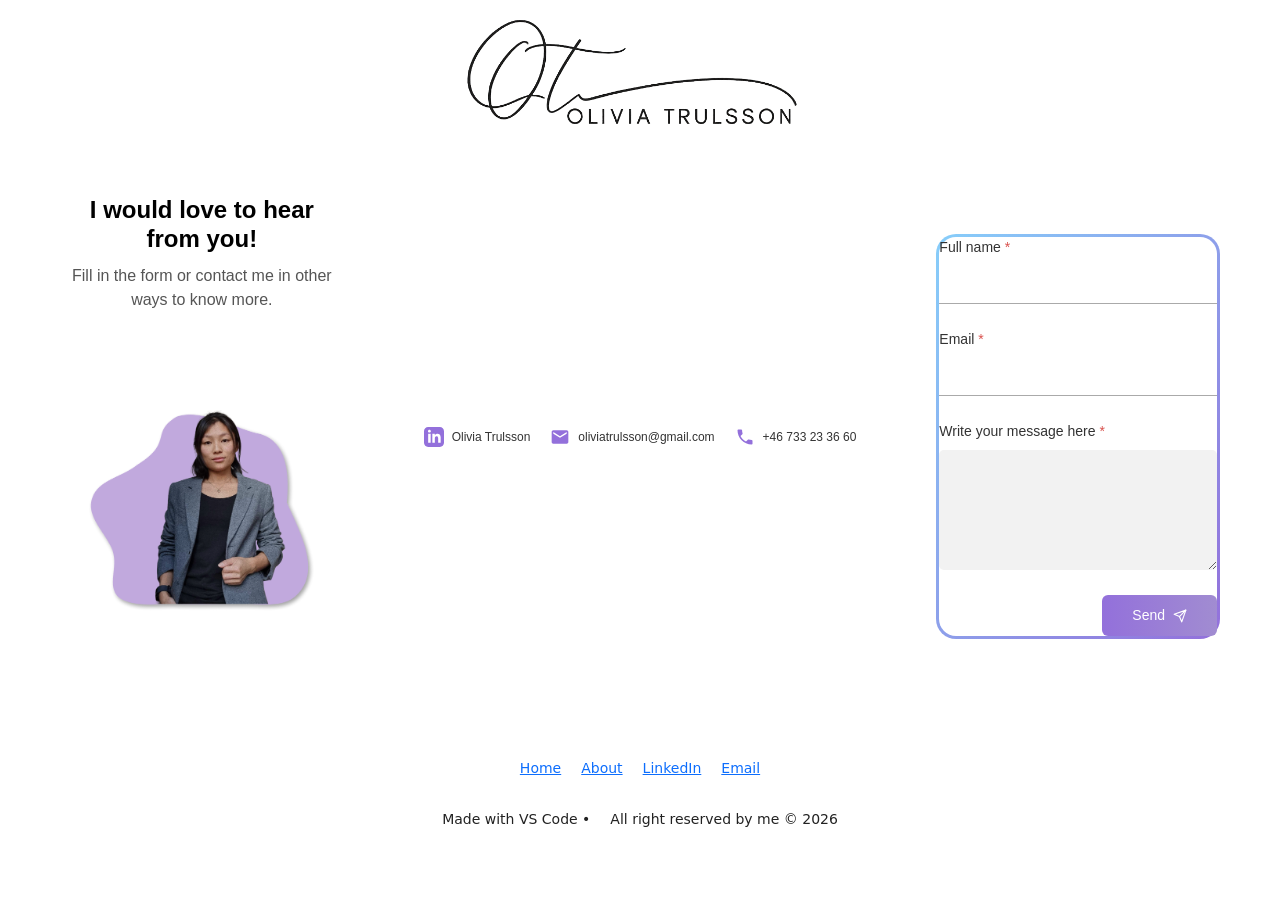
<file: pages/contact/contact.html>
<!DOCTYPE html>
<html lang="en">

<head>
    <meta charset="UTF-8">
    <meta name="viewport" content="width=device-width, initial-scale=1.0">
    <title>Contact - Olivia Trulsson</title>

    <link rel="stylesheet" href="contact.css">
    <link rel="stylesheet" href="../../style.css" />
    <link rel="preconnect" href="https://fonts.googleapis.com" />
    <link rel="preconnect" href="https://fonts.gstatic.com" crossorigin />
    <link href="https://fonts.googleapis.com/css2?family=Montserrat:wght@400;500;700&display=swap" rel="stylesheet" />

    <link href="https://cdn.jsdelivr.net/npm/bootstrap@5.3.0/dist/css/bootstrap.min.css" rel="stylesheet">
    <link rel="icon" type="image/png" href="images/sushibit.png" />
</head>

<body>
    <main>
        <section class="logo" id="top">
            <nav class="navbar navbar-expand-lg position-relative">
                <a class="navbar-brand centered-logo" href="../../index.html">
                    <img src="../../images/name2.png" alt="Logo" style="height: 120px; width: auto;" />
                </a>

                <button class="navbar-toggler border-0 ms-auto" type="button" data-toggle="collapse"
                    data-target="#navbarSupportedContent" aria-controls="navbarSupportedContent" aria-expanded="false"
                    aria-label="Toggle navigation">
                    <span class="navbar-toggler-icon"
                        style="background-image: url('data:image/svg+xml;charset=utf8,%3Csvg viewBox=\'0 0 30 30\' xmlns=\'http://www.w3.org/2000/svg\'%3E%3Cpath stroke=\'rgba(0, 0, 0, 0.5)\' stroke-width=\'2\' stroke-linecap=\'round\' stroke-miterlimit=\'10\' d=\'M4 7h22M4 15h22M4 23h22\'/%3E%3C/svg%3E');"></span>
                </button>
            </nav>
        </section>
    </main>
<section class="contact-section">
    
    <div class="contact-left">
        <div class="contact-header">
            <h2>I would love to hear from you!</h2>
            <p>Fill in the form or contact me in other ways to know more.</p>
        </div>

            <img src="Profil.png" alt="Profile Photo" class="profile-img">
        </div>

        <div class="contact-details">
            <div class="contact-item">
                <svg width="20" height="20" viewBox="0 0 24 24" fill="#9370DB"><path d="M19 0h-14c-2.761 0-5 2.239-5 5v14c0 2.761 2.239 5 5 5h14c2.762 0 5-2.239 5-5v-14c0-2.761-2.238-5-5-5zm-11 19h-3v-11h3v11zm-1.5-12.268c-.966 0-1.75-.79-1.75-1.764s.784-1.764 1.75-1.764 1.75.79 1.75 1.764-.783 1.764-1.75 1.764zm13.5 12.268h-3v-5.604c0-3.368-4-3.113-4 0v5.604h-3v-11h3v1.765c1.396-2.586 7-2.777 7 2.476v6.759z"/></svg>
                <span>Olivia Trulsson</span>
            </div>
            <div class="contact-item">
                <svg width="20" height="20" viewBox="0 0 24 24" fill="#9370DB"><path d="M20 4H4c-1.1 0-1.99.9-1.99 2L2 18c0 1.1.9 2 2 2h16c1.1 0 2-.9 2-2V6c0-1.1-.9-2-2-2zm0 4l-8 5-8-5V6l8 5 8-5v2z"/></svg>
                <span>oliviatrulsson@gmail.com</span>
            </div>
            <div class="contact-item">
                <svg width="20" height="20" viewBox="0 0 24 24" fill="#9370DB"><path d="M6.62 10.79c1.44 2.83 3.76 5.14 6.59 6.59l2.2-2.2c.27-.27.67-.36 1.02-.24 1.12.37 2.33.57 3.57.57.55 0 1 .45 1 1V20c0 .55-.45 1-1 1-9.39 0-17-7.61-17-17 0-.55.45-1 1-1h3.5c.55 0 1 .45 1 1 0 1.25.2 2.45.57 3.57.11.35.03.74-.25 1.02l-2.2 2.2z"/></svg>
                <span>+46 733 23 36 60</span>
            </div>
        </div>
    </div>

    <div class="contact-right">
        <form class="contact-card">
            <div class="form-group">
                <label for="fullname">Full name <span class="required">*</span></label>
                <input type="text" id="fullname" name="fullname" required>
            </div>

            <div class="form-group">
                <label for="email">Email <span class="required">*</span></label>
                <input type="email" id="email" name="email" required>
            </div>

            <div class="form-group">
                <label for="message">Write your message here <span class="required">*</span></label>
                <textarea id="message" name="message" required></textarea>
            </div>

            <div class="form-footer">
                <button type="submit" class="btn-send">
                    Send 
                    <svg width="14" height="14" viewBox="0 0 24 24" fill="none" stroke="currentColor" stroke-width="2" stroke-linecap="round" stroke-linejoin="round">
                        <line x1="22" y1="2" x2="11" y2="13"></line>
                        <polygon points="22 2 15 22 11 13 2 9 22 2"></polygon>
                    </svg>
                </button>
            </div>
        </form>
    </div>
</section>
    </main>

    <div class="footer-links">
			<a href="../../index.html">Home</a>
			<a href="pages/about.html">About</a>
			<a href="#">LinkedIn</a>
			<a href="#">Email</a>
		</div>
		<div class="footer-madewith">
			<span>Made with VS Code • </span>
			<span>All right reserved by me © 2026 </span>
		</div>
	</footer>

	<!-- bootstrap -->
	<script src="https://code.jquery.com/jquery-3.2.1.slim.min.js"
		integrity="sha384-KJ3o2DKtIkvYIK3UENzmM7KCkRr/rE9/Qpg6aAZGJwFDMVNA/GpGFF93hXpG5KkN"
		crossorigin="anonymous"></script>
	<script src="https://cdnjs.cloudflare.com/ajax/libs/popper.js/1.12.9/umd/popper.min.js"
		integrity="sha384-ApNbgh9B+Y1QKtv3Rn7W3mgPxhU9K/ScQsAP7hUibX39j7fakFPskvXusvfa0b4Q"
		crossorigin="anonymous"></script>
	<script src="https://maxcdn.bootstrapcdn.com/bootstrap/4.0.0/js/bootstrap.min.js"
		integrity="sha384-JZR6Spejh4U02d8jOt6vLEHfe/JQGiRRSQQxSfFWpi1MquVdAyjUar5+76PVCmYl"
		crossorigin="anonymous"></script>
</body>
</html>
</file>
<file: style.css>
:root {
    --primary-purple: #9b6bc0;
    --text-dark: #222222;
    --text-light: #222222;
    --bg-white: #ffffff;
}

/* Essential for "No Scroll" behavior */
html,

body, main {
    font-family: 'Montserrat', sans-serif;
    /* display: flex;
    flex-direction: column; */
    color: var(--text-dark);
    background-color: var(--bg-white);
    overflow-x: hidden;
    margin: 0;
    padding: 0;
    overflow: hidden;
    overflow-y: auto;
    scroll-behavior: smooth;
    box-sizing: border-box;
}

/* Main header navigation */
/* Navigation */
/* nav {
    display: flex;
    justify-content: space-between;
    align-items: center;
    padding: 3vh 8%;
    flex-shrink: 0;
} */

.logo {
    display: flex;
    align-items: center;
    /* We remove the gap since there is no extra text element now */
}

.logo-img {
    height: 80px;
    /* Increased height to account for the internal padding in your image */
    width: 200px;
    /* Constraints the width so it doesn't take up too much space */
    object-fit: cover;
    /* This "zooms" into the image */
    object-position: center;
    /* Ensures the signature stays centered */
    mix-blend-mode: multiply;
    /* This removes the gray background so it blends with your white page */
    filter: contrast(1.1);
    /* Sharpens the signature text slightly */
}

.nav-links {
    display: flex;
    gap: 4rem;
    align-items: center;
}

.nav-links a {
    text-decoration: none;
    color: var(--text-dark);
    text-transform: uppercase;
    font-size: 0.8rem;
    font-weight: 600;
    letter-spacing: 1px;
}

/* Social Icon */
.linkedin-icon svg {
    fill: #0077b5;
    /* This targets the icon's shape directly */
    width: 24px;
    height: 24px;
    transition: transform 0.2s ease;
}

/* Hero Section */
/* main {
    flex: 1;
    display: flex;
    align-items: center;
    justify-content: space-between;
    padding: 0 8%;
} */

.hero-content {
    max-width: 500px;
    align-items: center;
    padding: 0 12%;
}

/* h1 {
    font-size: clamp(2rem, 5vh, 3.5rem);
    line-height: 1.1;
    margin-bottom: 1.5rem;
}

h1 span {
    color: var(--primary-purple);
} */

.hero-image-container {
    flex: 1;
    display: flex;
    flex-direction: column;
    align-items: center;
    /* Centers image and button horizontally */
    justify-content: center;
}

.hero-portrait {
    /* Adjust these values to control the size of your photo */
    max-height: 55vh;
    width: auto;
    display: block;
    margin-bottom: 20px;
}



/* End of the header */

.portfolio-text {
    text-align: center;
    padding-bottom: 4vh;
    margin-bottom: auto;
    margin-top: 3%;
    flex-shrink: 0;
    /* Remove 'cursor: pointer' so it doesn't look clickable */
    cursor: default;
}

/* Remove the hover effect if you don't want it to move when touched */
.portfolio-text:hover {
    transform: none;
}

.portfolio-text h2 {
    color: var(--primary-purple);
    font-size: 1.6rem;
    margin-bottom: 2px;
    cursor: default;
}

.portfolio-text p {
    color: var(--text-light);
    font-size: 0.9rem;
    font-size: 18px;
    font-style: normal;
    cursor: default;
}

/* cases section */

.portfolio-container {
  display: flex;
  flex-direction: column;
  gap: 20px;
  padding: 40px;
}

.project-card {
  display: flex;
  align-items: center;
  text-decoration: none;
  color: #333;
  background-color: #f4f4f9; /* Match your background colors */
  overflow: hidden;
  height: 250px; /* The "Closed" height */
  transition: all 0.5s cubic-bezier(0.25, 1, 0.5, 1); /* Smooth expansion */
  border-radius: 8px;
}

/* The Expansion Effect */
.project-card:hover {
  height: 500px; /* The "Open" height - adjust to show full image */
  box-shadow: 0 20px-40px rgba(0,0,0,0.1);
  transform: translateY(-5px);
}

.image-box {
  flex: 1;
  height: 100%;
}

.image-box img {
  width: 100%;
  height: 100%;
  object-fit: cover; /* Keeps image looking good while scaling */
}

.content-box {
  flex: 1;
  padding: 40px;
  text-align: center;
}

/* End of cases section */

/* Footer Section */
</file>
<file: css/navbar.css>
.navbar {
    font-size: 1.4rem;
    text-transform: uppercase;
    font-weight: 600;
    letter-spacing: 1px;
}

.navbar-nav .nav-item {
    margin-left: 4rem;
}

/* Define the shape and color of the hamburger lines */
.navbar-toggler span {
    display: block;
    background-color: black;
    height: 3px;
    width: 25px;
    margin-top: 5px;
    margin-bottom: 5px;
    position: relative;
    left: 0;
    opacity: 1;
    transition: all 0.35s ease-out;
    transform-origin: center left;
}


/* top line needs a little padding */
.navbar-toggler span:nth-child(1) {
    margin-top: 0.3em;
}

/**
 * Animate collapse into X.
 */

/* top line rotates 45 degrees clockwise and moves up and in a bit to close the center of the X in the center of the button */
.navbar-toggler:not(.collapsed) span:nth-child(1) {
    transform: translate(15%, -33%) rotate(45deg);
}
/* center line goes transparent */
.navbar-toggler:not(.collapsed) span:nth-child(2) {
    opacity: 0;
}
/* bottom line rotates 45 degrees counter clockwise, in, and down a bit to close the center of the X in the center of the button  */
.navbar-toggler:not(.collapsed) span:nth-child(3) {
    transform: translate(15%, 33%) rotate(-45deg) ;
}


/**
 * Animate collapse open into hamburger menu
 */

/* top line moves back to initial position and rotates back to 0 degrees */
.navbar-toggler span:nth-child(1) {
    transform: translate(0%, 0%) rotate(0deg) ;
}
/* middle line goes back to regular color and opacity */
.navbar-toggler span:nth-child(2) {
    opacity: 1;
}
/* bottom line goes back to initial position and rotates back to 0 degrees */
.navbar-toggler span:nth-child(3) {
    transform: translate(0%, 0%) rotate(0deg) ;
}


.navbar-nav .nav-link {
    color: black;
}

.dropdown-toggle:after {
    border-top: 1px solid;
    border-right: .3em solid transparent;
    border-bottom: 0;
    border-left: .3em solid transparent;
}

a:hover {
    color: #493826;
    text-decoration: none;
    transition: .3s;
}
</file>
<file: css/panels.css>
.panel {
	position: relative;
	width: 100%;
	height: 100dvh;

    display: flex;
    flex-direction: column;
}

@media (max-width: 768px) {
    /* Override the fixed panel height only on mobile */
    .panel {
        height: auto; 
        min-height: 100vh; /* Optional: ensures it's at least full screen */
    }
}
</file>
<file: css/topPanel.css>
.top-content {
    height: 100%;
    display: flex;
    flex-direction: column;

    /* background-color: salmon; */

    justify-content: space-between;
    padding-left: 5%;
    padding-right: 5%
}

.top-two-boxes {
    padding-top: 2%;
    gap: 2%;
    

    display: flex;
    flex-direction: row;
    flex-wrap: wrap;
    justify-content: space-between;
}

.top-left-box {
    flex: 2;
    display: flex;
    flex-direction: column;
    flex-wrap: wrap;
    padding: 10% 5% 0 5%;
    /* background-color: lightblue; */
}

.top-right-box {
    flex: 1;
    padding-top: 4%;
}

.greeting {
    color: var(--primary-purple);
    font-size: 1.1rem;
    margin-bottom: 0.5rem;
    font-size: 22px;
    font-style: normal;
    font-weight: 400;
    line-height: normal;
}

#career-start {
    font-size: clamp(2rem, 5vh, 3.5rem);
    /* Responsive font based on height */
    line-height: 1.1;
    margin-bottom: 1.5rem;
}

#career-start span {
    color: var(--primary-purple);
}

.hero-description {
    font-size: 1.2rem;
}

.img-box {
    position: relative;
}

.btn-cv {
    position: absolute;
    margin-left: auto;
    bottom: 40px;
    left: 300px;
    
    background-color: var(--primary-purple);
    color: white;
    width: 189px;
    height: 45px;
    border-radius: 10px;
    border: none;
    cursor: pointer;
    
    display: inline-flex;
    align-items: center; 
    justify-content: center; 
    gap: 10px; 
    font-size: 1rem;
    font-weight: 600;
    z-index: 10;
}

.top-bottom-box {
    /* background-color: lightgoldenrodyellow; */
    display: flex;
    justify-content: center;
    align-items: center;

    margin-bottom: 2%;
}

.top-bottom-box-text {
    display: flex;
    flex-direction: column;
    align-items: center;
}

.top-bottom-box-text h2 {
    color: var(--primary-purple);
}
</file>
<file: css/cases.css>
/* 1. Panel & Container: strict no-scroll policy */
.panel {
    /* Your existing CSS... */
    overflow: hidden; /* Cut off anything that tries to escape */
}

.cases {
    flex: 1;
    display: flex;
    flex-direction: column;
    height: 100%;
    gap: 20px;
    padding: 0 40px;
    box-sizing: border-box;
    /* CHANGE: prevent the container itself from pushing out */
    min-height: 0; 
}

/* 2. The Case: Allow shrinking! */
.case {
    flex: 1;
    transition: flex 0.5s cubic-bezier(0.25, 1, 0.5, 1);
    overflow: hidden;
    border-radius: 8px;
    
    /* CRITICAL FIX: This allows the box to shrink smaller than its text content 
       so it actually fits on the screen. */
    min-height: 0; 
    
    /* Optional: prevents a jerky border flicker */
    border: 1px solid transparent; 
}

/* 3. The Hover State */
.case:hover {
    /* Reduced expansion slightly to prevent extreme squashing of other cards */
    flex: 2.5; 
}

.case a {
    display: flex;
    width: 100%;
    height: 100%;
    text-decoration: none;
    color: #333;
    background-color: #f4f4f9;
    transition: box-shadow 0.3s;
}

/* 4. The Image: Fix the "Zoom" effect */
.case img {
    width: 33.3333%;
    height: 100%;
    
    /* Maintains aspect ratio without stretching */
    object-fit: cover; 
    
    /* FIX: Anchors the image to the left/center. 
       Prevents the dizzying "zoom in to center" effect when height grows. */
    object-position: left center; 
}

.case-text {
    flex: 1;
    padding: 1.5rem;
    display: flex;
    flex-direction: column;
    justify-content: center;
    align-items: center;
    
    /* Ensure text gets cut off gracefully instead of forcing the box open */
    overflow: hidden; 
}

/* Truncate text if the non-hovered cards get too small */
.case-text p {
    display: -webkit-box;
    -webkit-line-clamp: 3; /* Limit text to 3 lines */
    -webkit-box-orient: vertical;
    overflow: hidden;
}
</file>
<file: css/footer.css>
footer {
	margin-left: 2%;
	margin-right: 2%;

    margin-bottom: 40px;

	margin-top: 2%;
	border-top: 3px solid var(--primary-purple);
}

.footer-container {
	display: flex;
	flex-direction: row;
	justify-content: center;
	width: 100%;
	/* align-items: stretch; */

	/* margin-top: 30px; */
	margin-left: 5%;
	margin-right: 5%;
}

.footer-right-box {
	display: flex;
	flex-direction: column;
	/* justify-content: center; */
	align-items: center;
    margin-top: 50px;

	/* display: flex;
    flex-direction: column;
    justify-content: space-between; */
}

.footer-left, .footer-dummy-right {
    flex: 1;
}

.footer-left {
    display: flex;
    justify-content: space-between;
}

.footer-avatar {
    width: 250px;
    height: 317px;
}

.footer-text {
	display: flex;
	flex-direction: column;
	justify-content: center;
	/* align-items: center; */

	text-align: center;
}

.contact-button {
    margin-top: 20px;
	width: 300px;
	height: 50px;
	color: white;
	background-color: var(--primary-purple);
	border-radius: 10px;
	font-weight: medium;
	text-decoration: none;
}

.footer-links {
	display: flex;
	justify-content: center;
	gap: 12px;

    margin-top: 20px;
}

.footer-links a {
	text-decoration: none;
    color: black;
    font-size: 18px;
    font-weight: 500;
}

/* Add dot between links */
.footer-links a:not(:last-child)::after {
	content: "·";
	margin-left: 12px;
}

.footer-madewith {
    display: flex;
	justify-content: center;
	gap: 12px;

    margin-top: 10px;
}
</file>
<file: about/about.css>
#about {
    margin-top: 5%;
    /* margin-left: 5%;
    margin-right: 5%; */
    padding-left: 20%;
    padding-right: 20%;
}

#about a {
    color: black;
}

#aboutTop {
    display: flex;
    align-items: center;
    justify-content: center;
    gap: 2%;
}

#aboutTopLeft {
    display: flex;
    flex-direction: column;
}

#aboutTopLeft img {
    height: 250px;
}

.dummyDiv {
    display: block;
    /* height: 20px; */
    min-height: 80px;
    width: 100%;
    flex: 1 0 0;
}

.imgBox {
    flex: 2 0 0;
}

h2 {
    text-align: center;
}

h2 span {
    color: var(--primary-purple);
}


#aboutBot {
    display: flex;
    gap: 2%;
    margin-top: 10%;
}

#aboutBot h3 {
    padding-bottom: 20px;
    border-bottom: 3px solid var(--primary-purple);
}

#aboutBot p {
    margin-top: 20px;
}

#imgBot {
    margin-top: 2%;
    margin-bottom: 2%;
}

#imgBot img {
    height: 400px;
}
</file>
<file: contact/contact.css>
#contact-container {
    height: 100%;
    display: flex;
    
    justify-content: center;
    align-items: center;

    


    /* margin-left: 5%;
    margin-right: 5%; */
}

.footer-container {
    border-bottom: 3px solid var(--primary-purple);
}

.contact-button:hover {
    background-color: var(--primary-purple);
    color: white;
}
</file>
<file: cases/simway/simway.css>
:root {
    --case-color: #2a1d36;
    --case-background: #c0bcc3;
}    

.case-bottom .simway {
    background-color: #c0bcc3;
}
</file>
<file: cases/casesBase.css>
html {
	scroll-behavior: smooth;
}
.case-top {
	margin-top: 5%;
	margin-bottom: 10%;
}

.topContainer {
	display: flex;
	flex-direction: row;
	justify-content: center;
	gap: 40px;

	margin-left: 4%;
	margin-right: 4%;
}

.topRightText {
	display: flex;
	flex-direction: column;
	text-align: center;
	justify-content: center;
	align-items: center;
}

.topRightText h1 {
	color: var(--case-color);
	font-size: 2.5rem;
}

.topContainer img {
	width: 800px;
}

.case-bottom {
	padding-top: 2%;
	padding-left: 20%;
	padding-right: 20%;

	background: linear-gradient(to bottom, var(--case-background), white);
}

.case-bottom h1,
h2 {
	color: var(--case-color);
}

.case-info {
	display: flex;
	flex-direction: column;
	justify-content: center;
	/* align-items: center; */

	padding-bottom: 2%;
	border-bottom: 2px solid var(--case-color);
	margin-bottom: 70px;
}

.case-info-icons {
	display: flex;
	flex-direction: row;
	justify-content: center;
	gap: 10%;
	margin-bottom: 40px;
}

.case-info-box {
	display: flex;
	flex-direction: row;
	justify-content: center;
	/* align-items: center; */
	gap: 15%;
}

.case-info-box i {
	font-size: 2rem;
	color: var(--case-color);
}

.case-info-box-header {
	color: var(--case-color);
}

.case-button {
	margin-top: 20px;
	width: 300px;
	height: 50px;
	color: white;
	background-color: var(--case-color);
	border-radius: 10px;
	font-weight: medium;
	text-decoration: none;

	align-self: center;
}

.case-text-section {
	border-bottom: 2px solid var(--case-color);
	margin-bottom: 40px;
}

.case-text-section-box {
	margin-bottom: 60px;
}

.case-mediumweight {
	font-weight: 500;
}

footer {
	border-top: 2px solid var(--case-color);
}
</file>
<file: css/toc.css>
/* floating container */
.toc {
  position: fixed;
  right: 16px;
  top: 50%;
  transform: translateY(-50%);
  display: flex;
  flex-direction: column;
  gap: 8px;
}

/* clickable area */
.toc-item {
  position: relative;
  display: flex;
  align-items: center;
  width: 40px;
  height: 14px;
  cursor: pointer;
}

/* visible line */
.toc-item::after {
  content: "";
  position: absolute;
  right: 0;
  top: 50%;
  transform: translateY(-50%);
  width: 22px;
  height: 3px;
  background: rgba(0,0,0,0.35);
  border-radius: 2px;
  transition: all 0.2s ease;
  z-index: 1;
}

/* hover effect */
.toc-item:hover::after {
  width: 32px;
  height: 4px;
  background: rgba(0,0,0,0.85);
}

/* tooltip */
.toc-item::before {
  content: attr(data-label);
  position: absolute;
  right: 120%;
  top: 50%;
  transform: translateY(-50%);
  background: rgba(0,0,0,0.85);
  color: white;
  padding: 4px 8px;
  font-size: 12px;
  border-radius: 4px;
  white-space: nowrap;

  opacity: 0;
  pointer-events: none;
  transition: opacity 0.2s ease;

  z-index: 2;
}

/* show tooltip */
.toc-item:hover::before {
  opacity: 1;
}



  /* height: 100vh;
  display: flex;
  flex-direction: column;
  justify-content: center;
  align-items: center;
  position: fixed;
  right: 0;
  margin-right: 10px; */
</file>
<file: cases/sva/sva.css>
:root {
    --case-color: #ac1f0c;
    --case-background: #efefef;
}    

.case-bottom .sva {
    background-color: #efefef;
}
</file>
<file: cases/tahoe solution/tahoe.css>
:root {
    --case-color: #1F3596;
    --case-background: #E9EBF5;
}    

.case-bottom .tahoe {
    background-color: #E9EBF5;
}
</file>
<file: pages/contact/contact.css>
:root {
    --primary-purple: #9b6bc0;
    --text-dark: #222222;
    --text-light: #222222;
    --bg-white: #ffffff;
}

/* Essential for "No Scroll" behavior */
html,

body, main {
    font-family: 'Montserrat', sans-serif;
    /* display: flex;
    flex-direction: column; */
    color: var(--text-dark);
    background-color: var(--bg-white);
    overflow-x: hidden;
    margin: 0;
    padding: 0;
    overflow: hidden;
    overflow-y: auto;
    scroll-behavior: smooth;
    box-sizing: border-box;
}

/* Main header navigation */
/* Navigation */
/* nav {
    display: flex;
    justify-content: space-between;
    align-items: center;
    padding: 3vh 8%;
    flex-shrink: 0;
} */

.logo {
    display: flex;
    align-items: center;
    /* This aligns the items horizontally to the center */
    justify-content: center; 
    /* This ensures the container spans the full width of the page */
    width: 100%;
}

.logo-img {
    height: 80px;
    width: 2300px;
    object-fit: cover;
    object-position: center;
    mix-blend-mode: multiply;
    filter: contrast(1.1);
}


/* Container Styles */
/* --- LAYOUT SECTION --- */
.contact-section {
    display: flex;
    justify-content: center; /* Center everything horizontally */
    align-items: center;    /* Center everything vertically */
    gap: 80px;              /* Space between Left and Right columns */
    padding: 50px 20px;
    max-width: 1200px;
    margin: 0 auto;
    font-family: 'Segoe UI', sans-serif;
    flex-wrap: wrap;        /* Allows stacking on mobile screens */
}

/* --- LEFT COLUMN STYLES --- */
.contact-left {
    flex: 1;                /* Takes up equal space */
    max-width: 500px;
    display: flex;
    flex-direction: column;
    align-items: center;
    text-align: center;
}

.contact-header h2 {
    font-size: 24px;
    font-weight: 700;
    margin-bottom: 10px;
    color: #000;
}

.contact-header p {
    font-size: 16px;
    color: #555;
    margin-bottom: 40px;
}

.profile-img {
    position: relative;
    z-index: 1;
    width: 80%;           /* Adjust image size relative to blob */
    max-height: 110%;     /* Allows image to stick out top slightly if needed */
    object-fit: contain;
    /* OPTIONAL: If your image has a white bg, use this to blend it (won't be perfect) */
    /* mix-blend-mode: multiply; */ 
}

/* CONTACT ICONS ROW */
.contact-details {
    display: flex;
    gap: 20px;
    font-size: 12px;
    color: #333;
    flex-wrap: wrap;
    justify-content: center;
}

.contact-item {
    display: flex;
    align-items: center;
    gap: 8px;
}

/* --- RIGHT COLUMN (FORM) STYLES --- */
.contact-right {
    flex: 1;
    display: flex;
    justify-content: center;
}

.contact-card {
    background: white;
    width: 100%;
    max-width: 450px; 
    padding: 1px;
    border-radius: 20px;
    
    /* Gradient Border Logic */
    border: 2px solid transparent;
    background-image: linear-gradient(white, white), 
                      linear-gradient(to bottom right, #87CEFA, #9370DB);
    background-origin: border-box;
    background-clip: content-box, border-box;
}

.form-group {
    margin-bottom: 25px;
    display: flex;
    flex-direction: column;
}

label {
    font-size: 14px;
    color: #333;
    margin-bottom: 8px;
    font-weight: 500;
}

.required { color: #d9534f; }

/* Underline Inputs */
input[type="text"], input[type="email"] {
    border: none;
    border-bottom: 1px solid #aaa;
    padding: 8px 0;
    font-size: 14px;
    outline: none;
    width: 100%;
}
input:focus { border-bottom-color: #9370DB; }

/* Grey Box Textarea */
textarea {
    background-color: #f2f2f2;
    border: none;
    border-radius: 5px;
    height: 120px;
    padding: 10px;
    resize: none;
    outline: none;
    width: 100%;
    box-sizing: border-box; /* Ensures padding doesn't break width */
}

/* send (Right Aligned) */
.form-footer {
    display: flex;
    justify-content: flex-end; /* Pushes button to the right */
    margin-top: 10px;
}

.btn-send {
    background: linear-gradient(to right, #9370DB, #a18cd1);
    color: white;
    border: none;
    padding: 10px 30px;
    border-radius: 6px; /* Less rounded than before to match image */
    font-size: 14px;
    cursor: pointer;
    display: flex;
    align-items: center;
    gap: 8px;
    transition: opacity 0.2s;
}

.btn-send:hover { opacity: 0.9; }

/*the real footer style*/
.footer-links, .footer-madewith {
    display: flex;
    justify-content: center;
    gap: 20px;
    font-size: 14px;
    color: #222222;
    margin-top: 30px;
}



/* --- MOBILE RESPONSIVENESS --- */
@media (max-width: 768px) {
    .contact-section {
        flex-direction: column; /* Stack vertically on phones */
        gap: 40px;
    }
}
</file>
